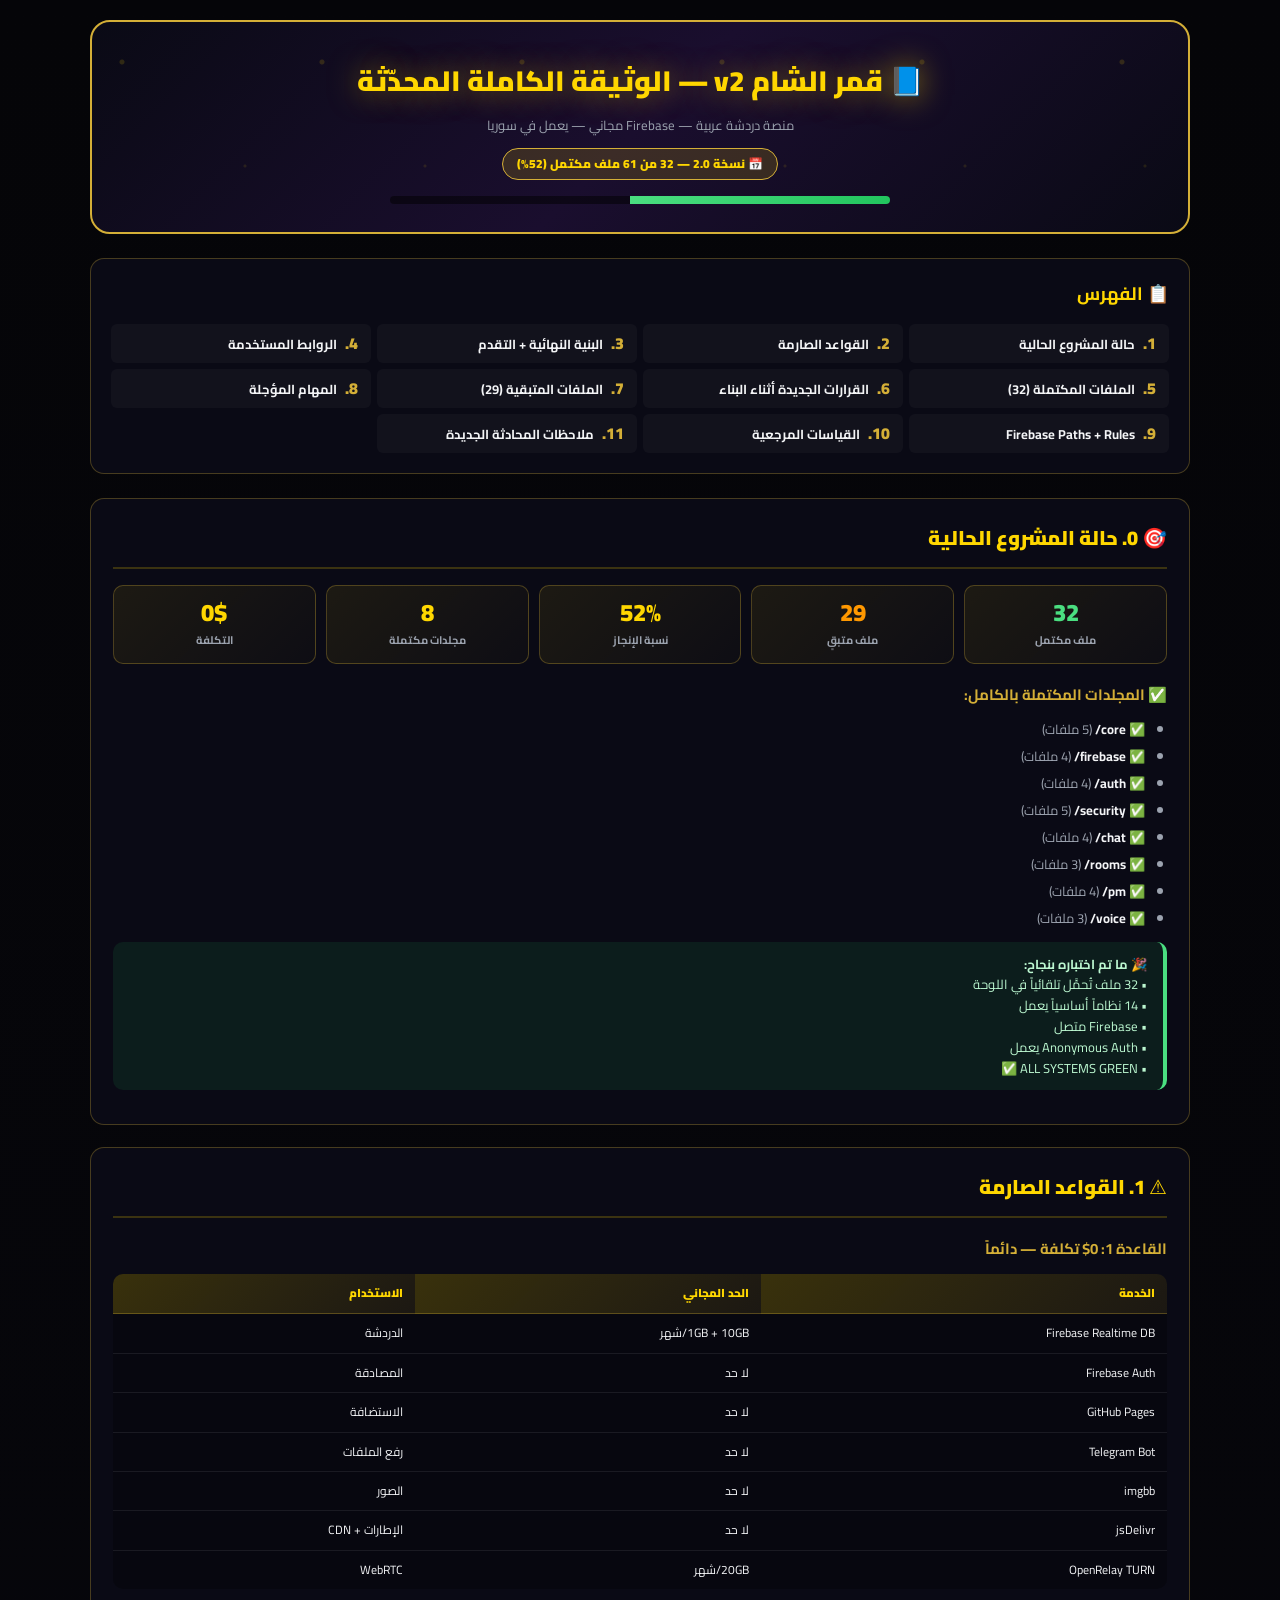
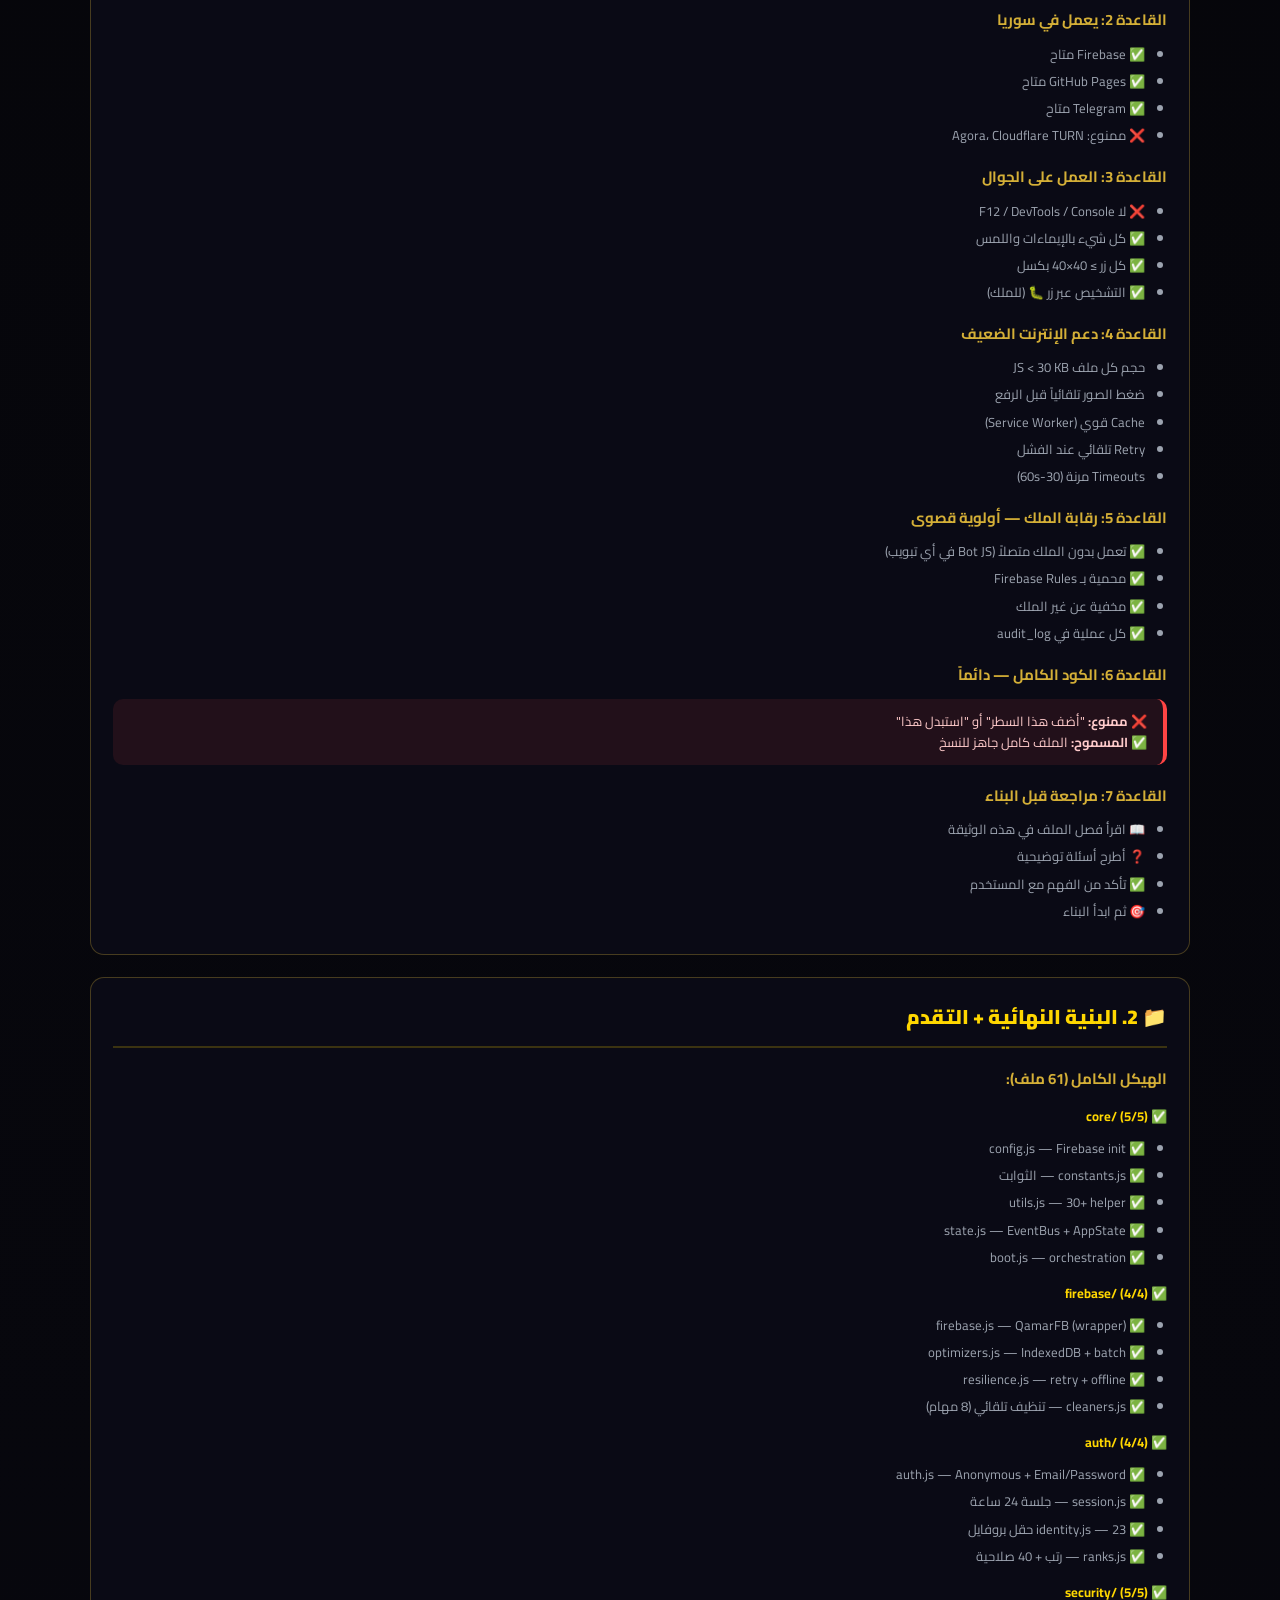
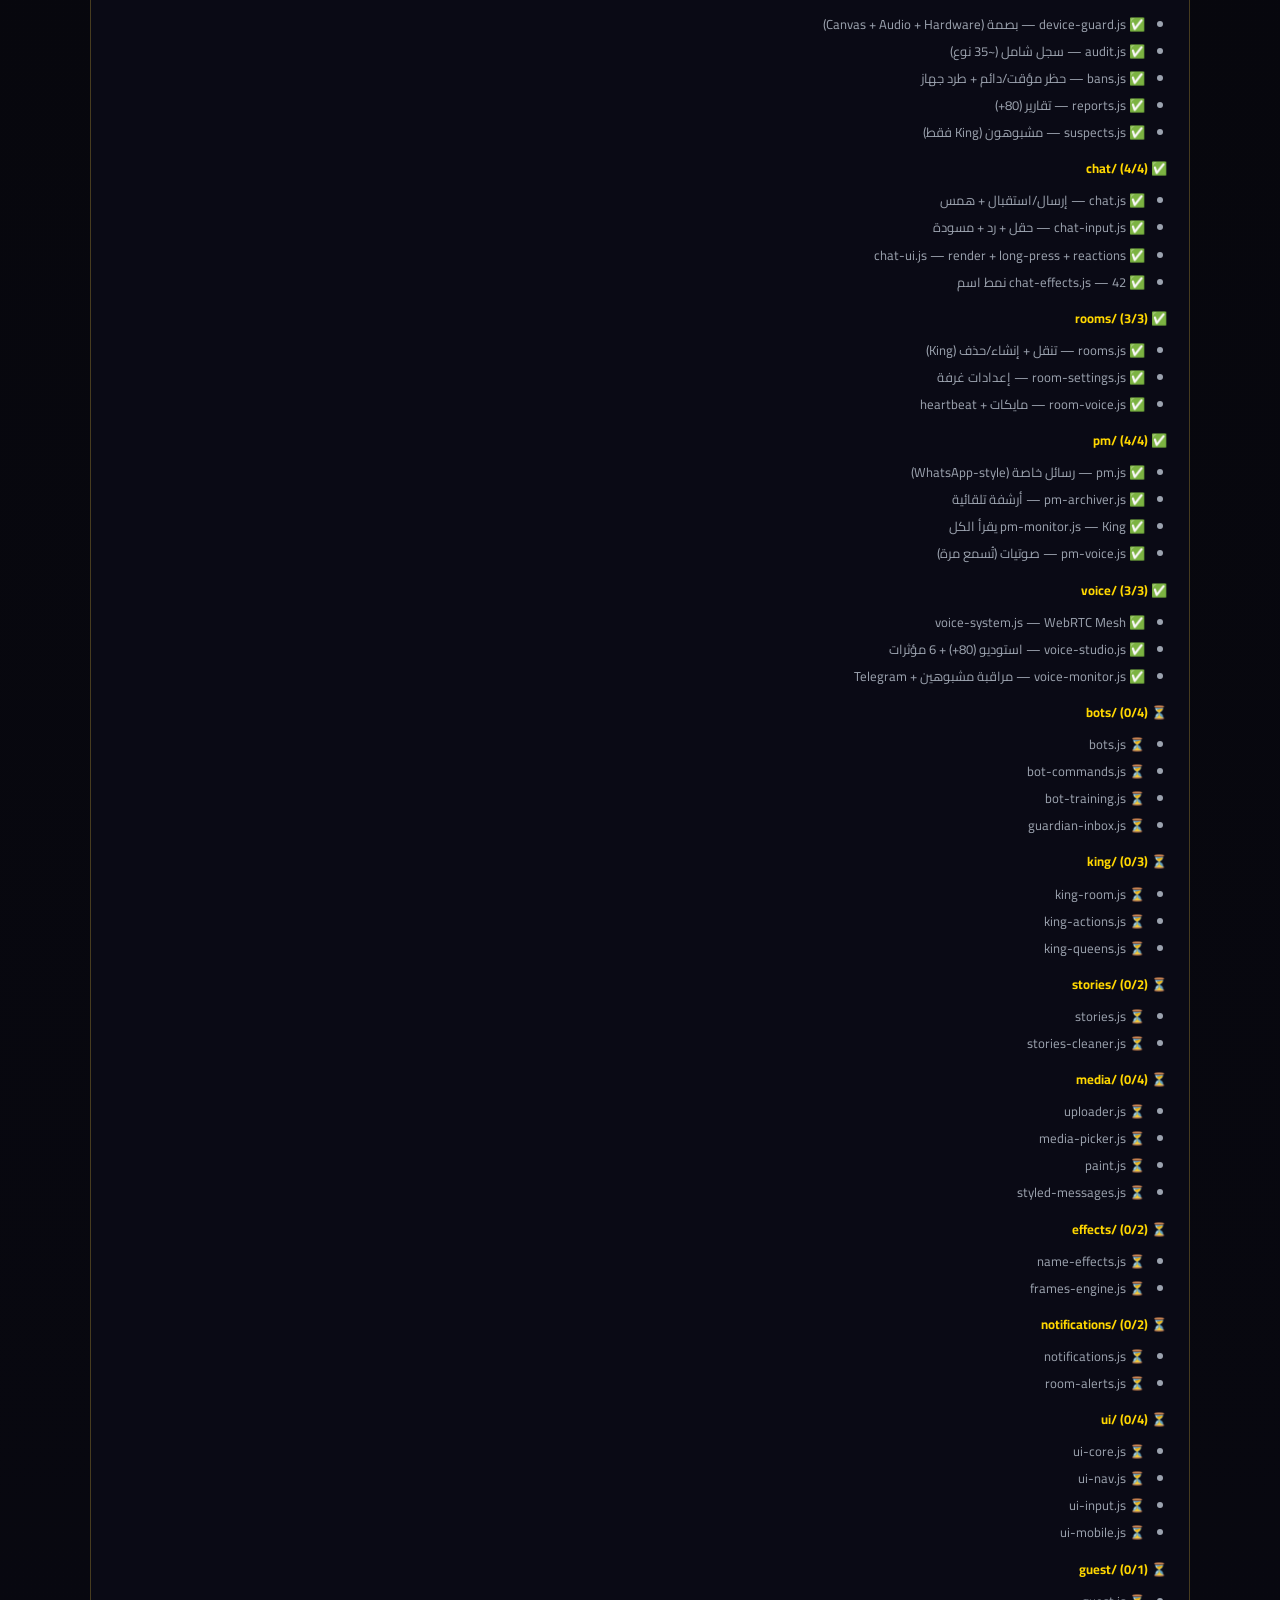
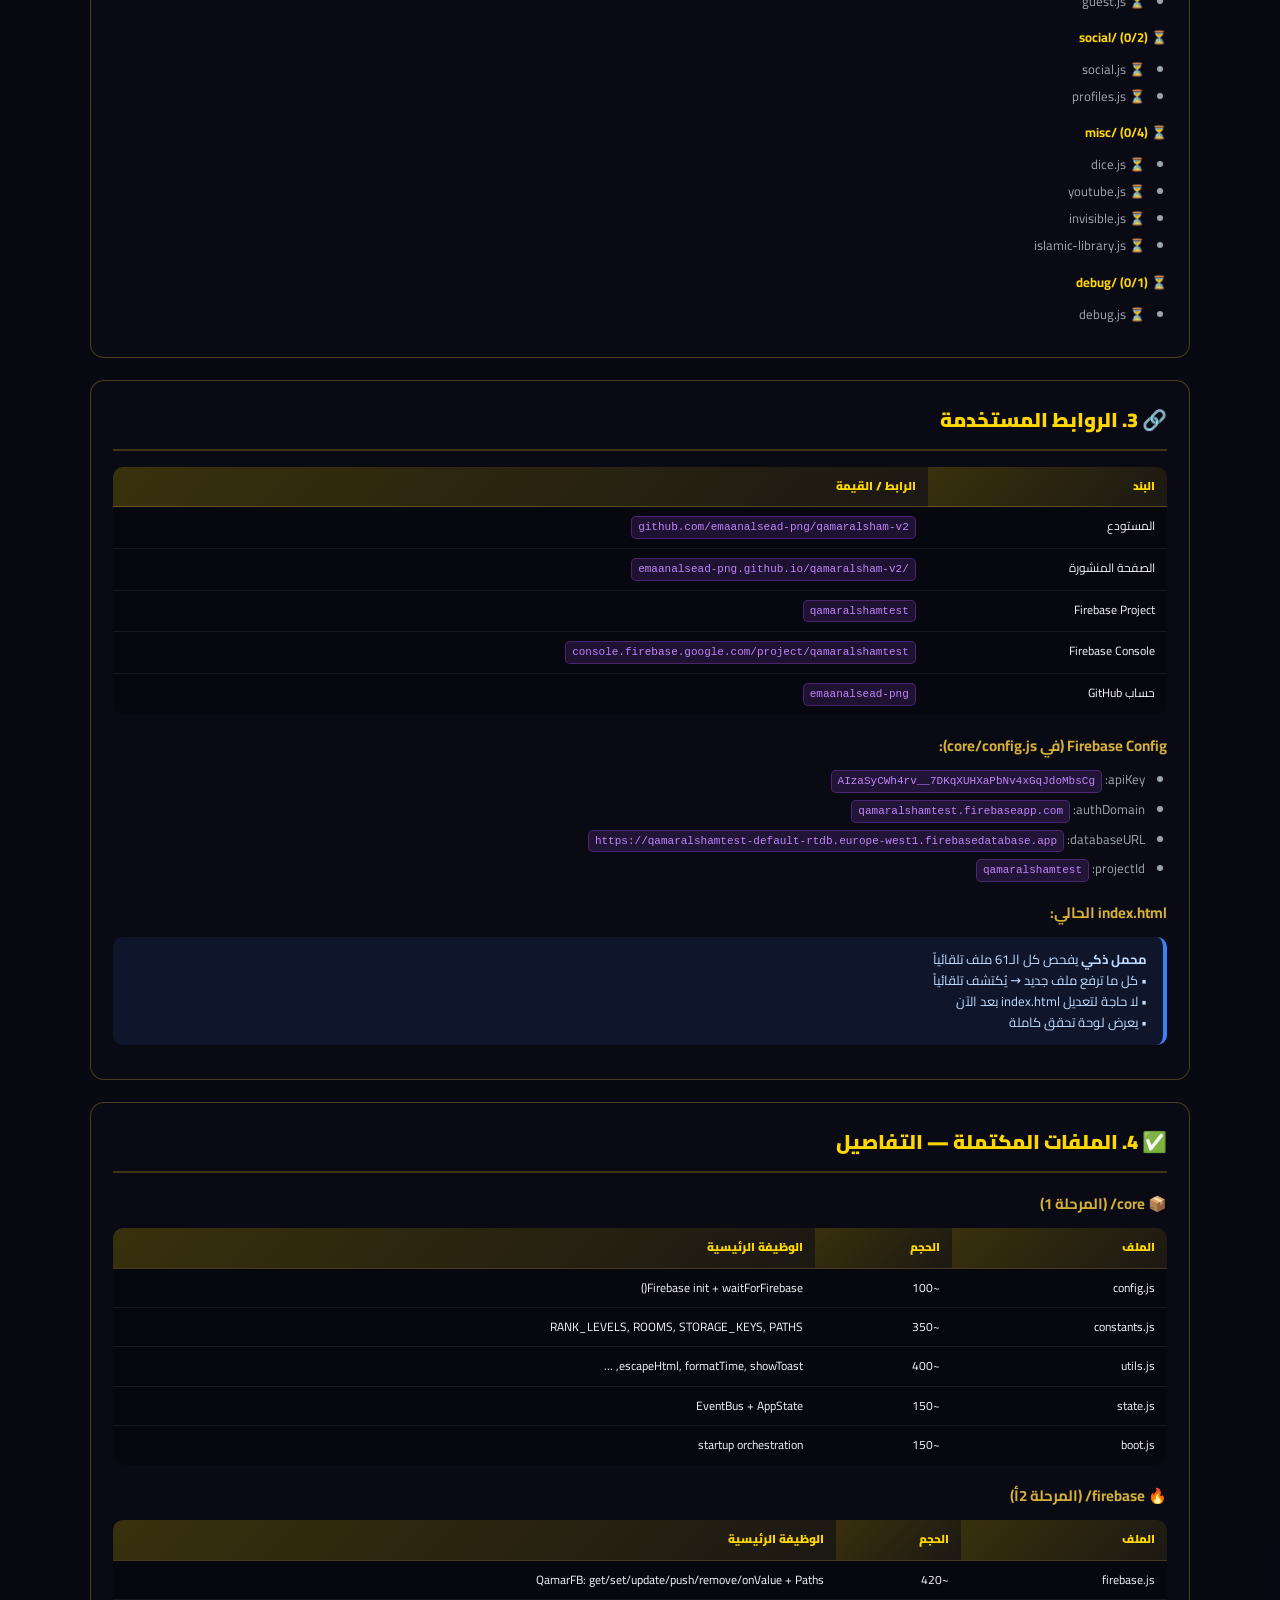
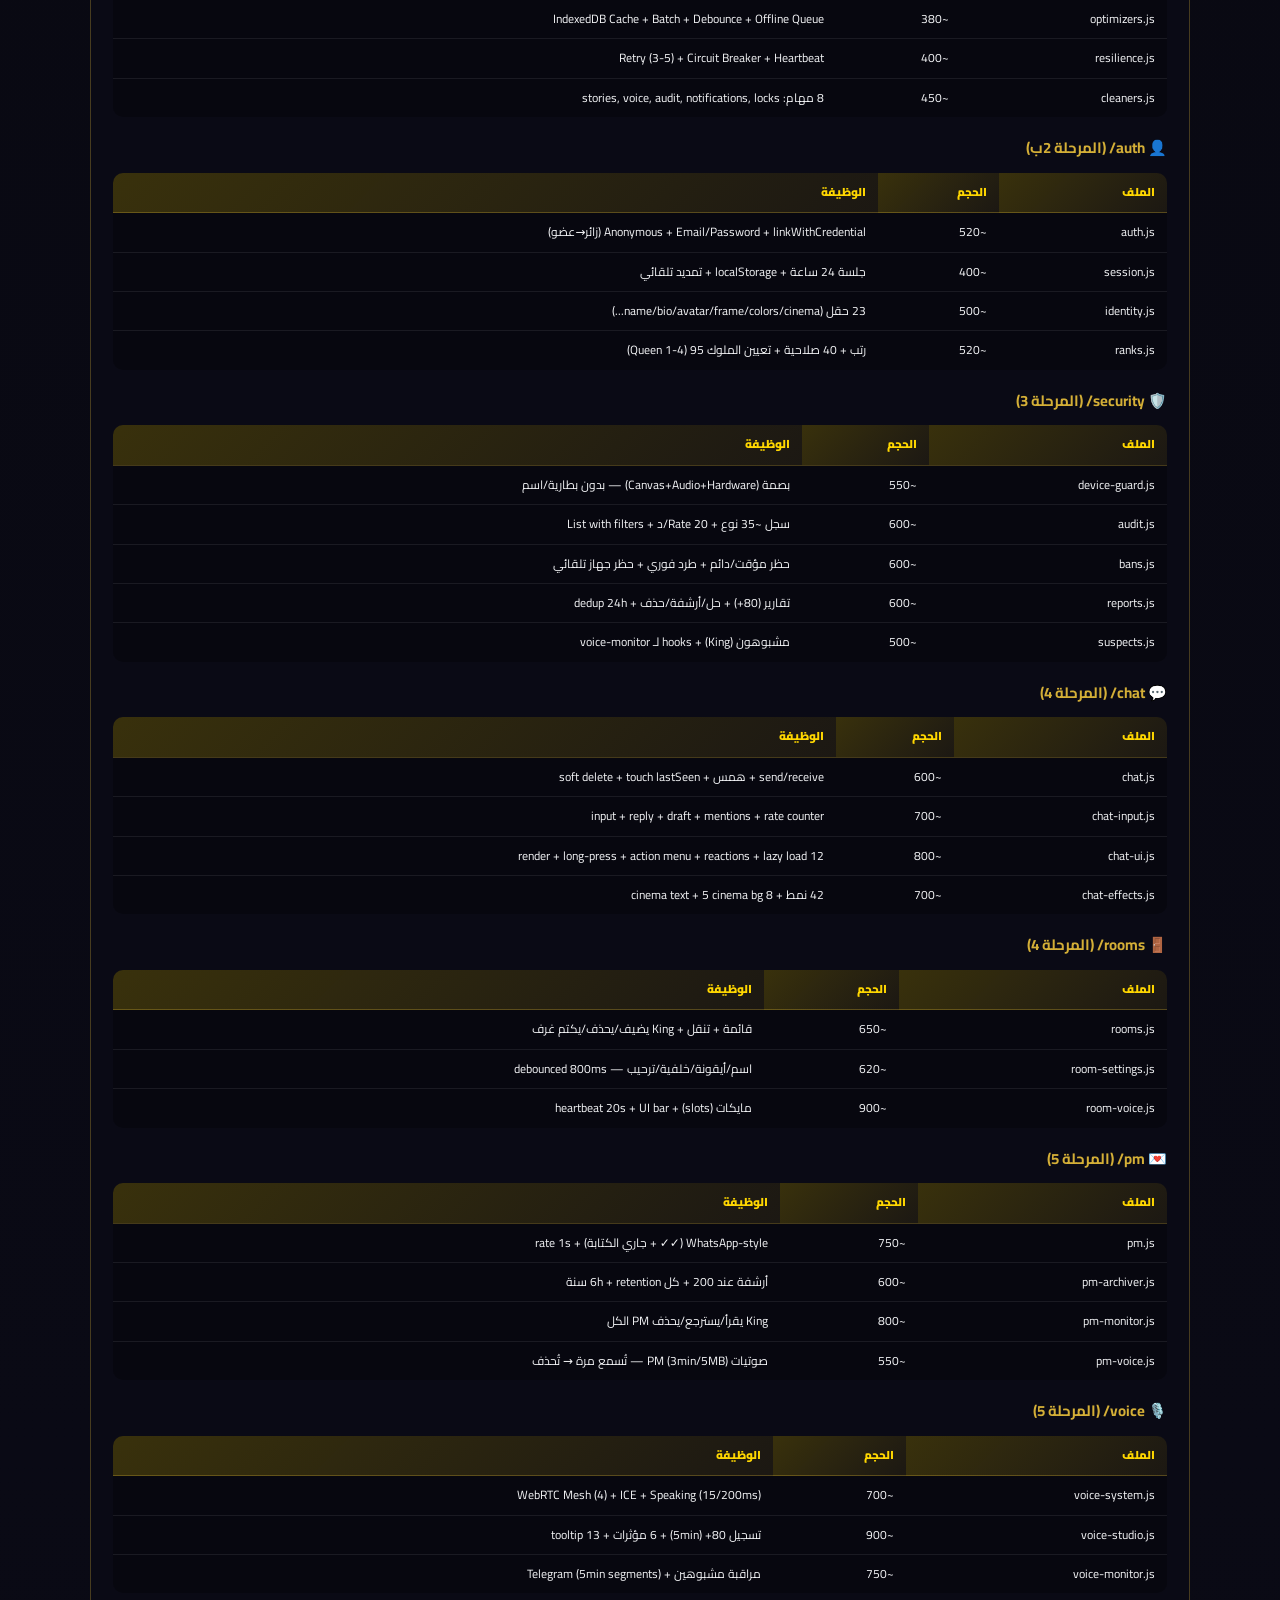
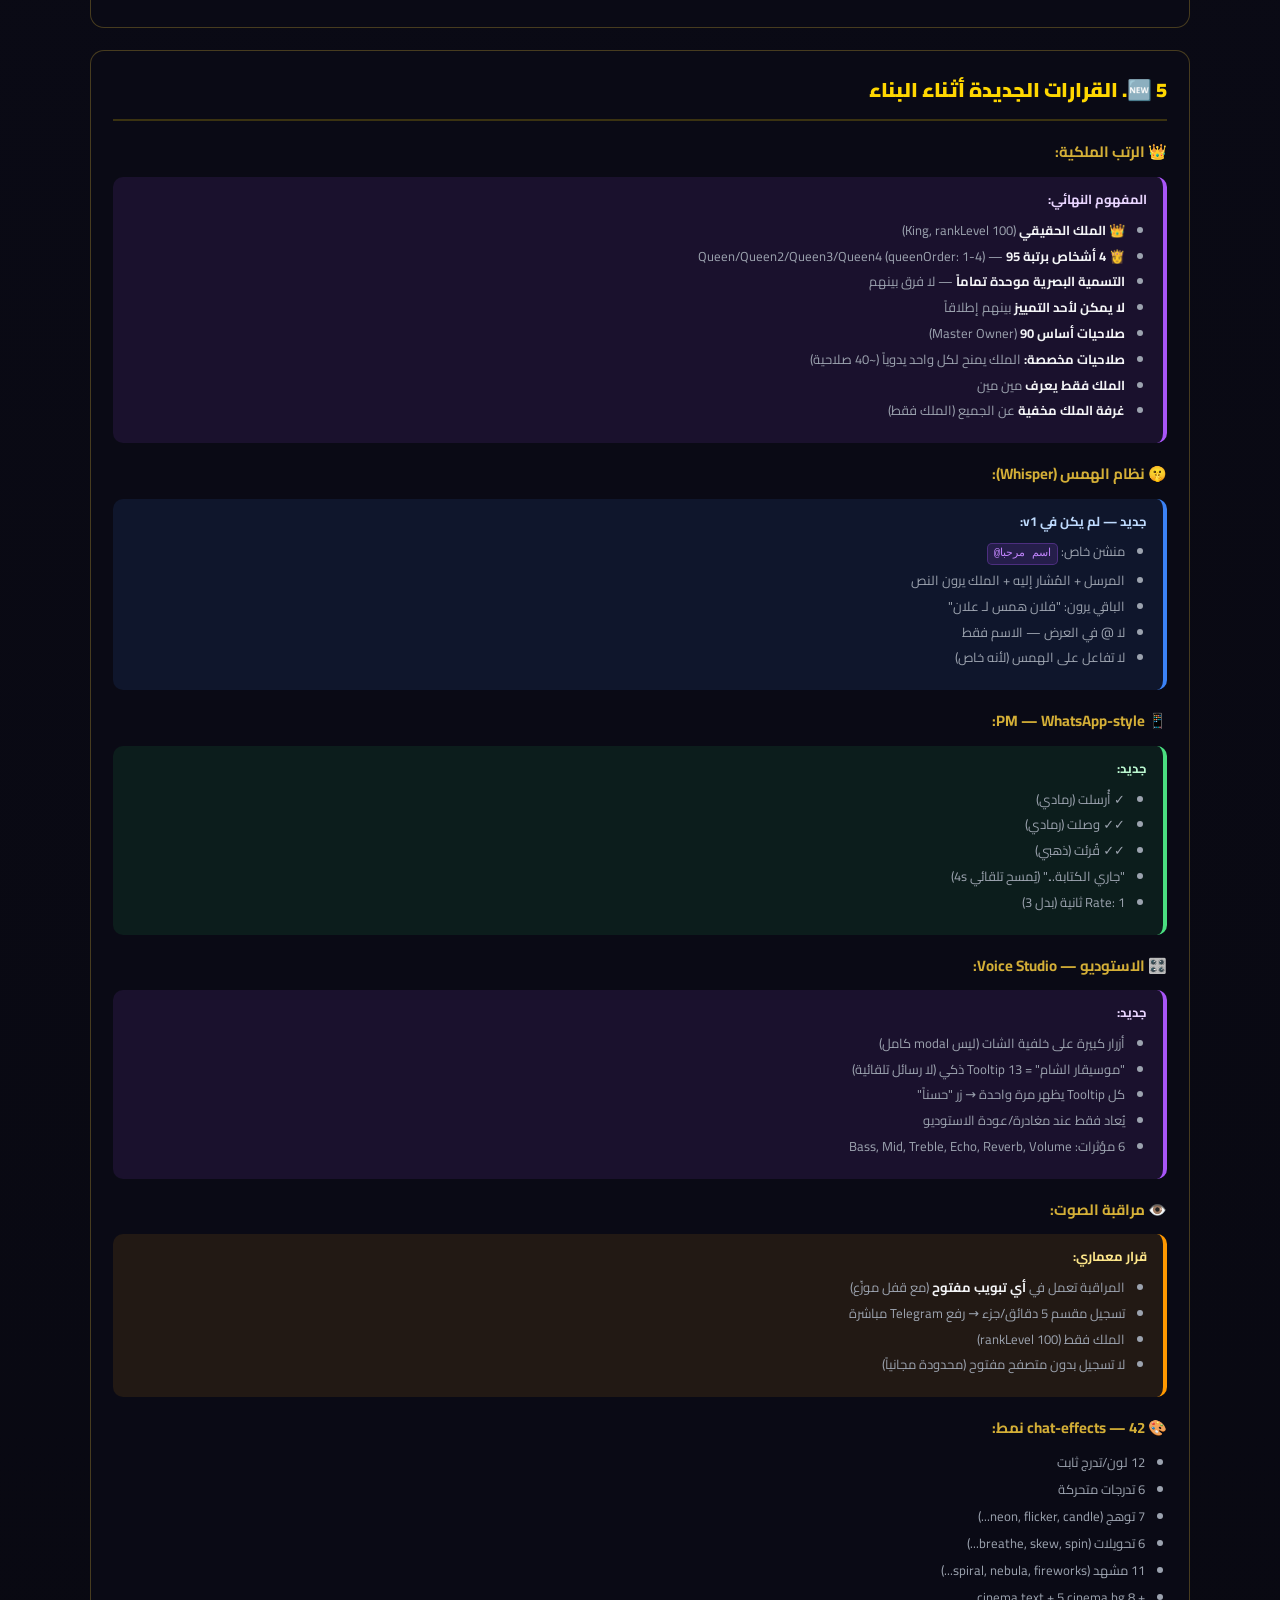
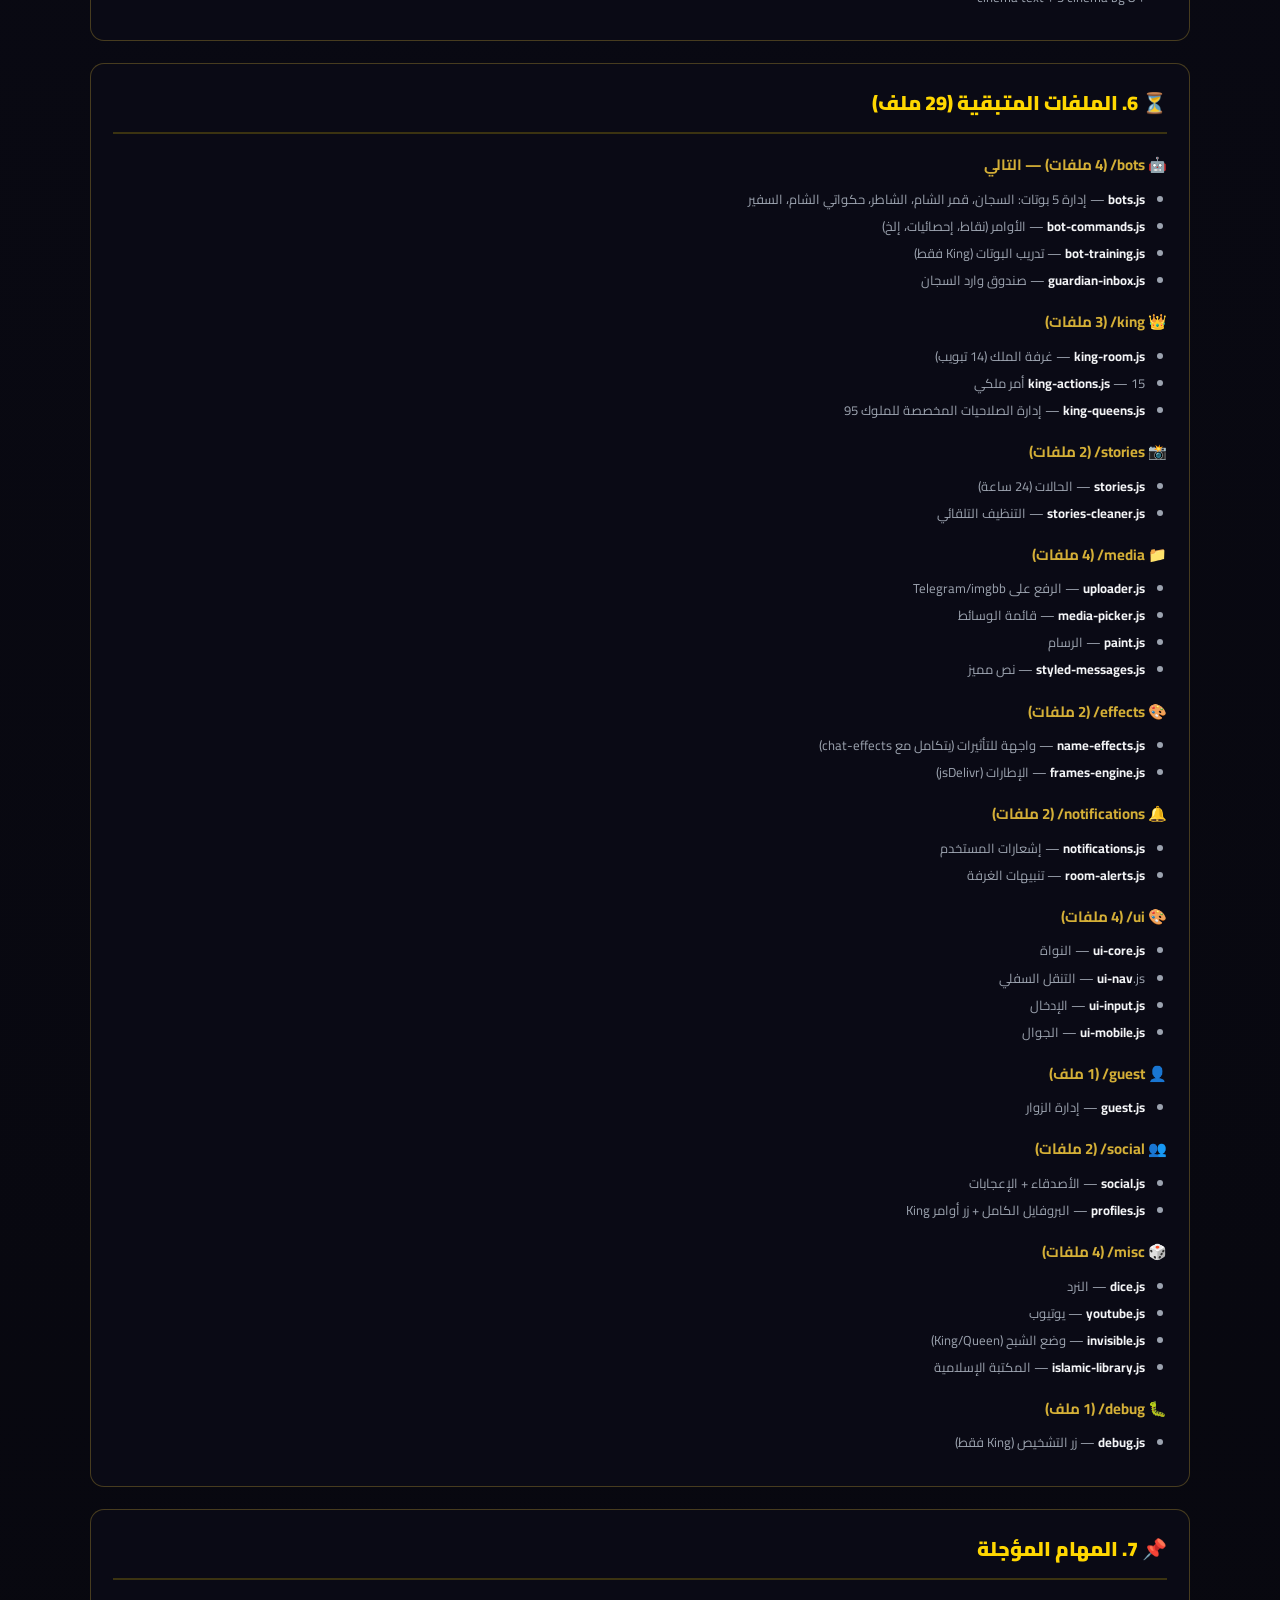
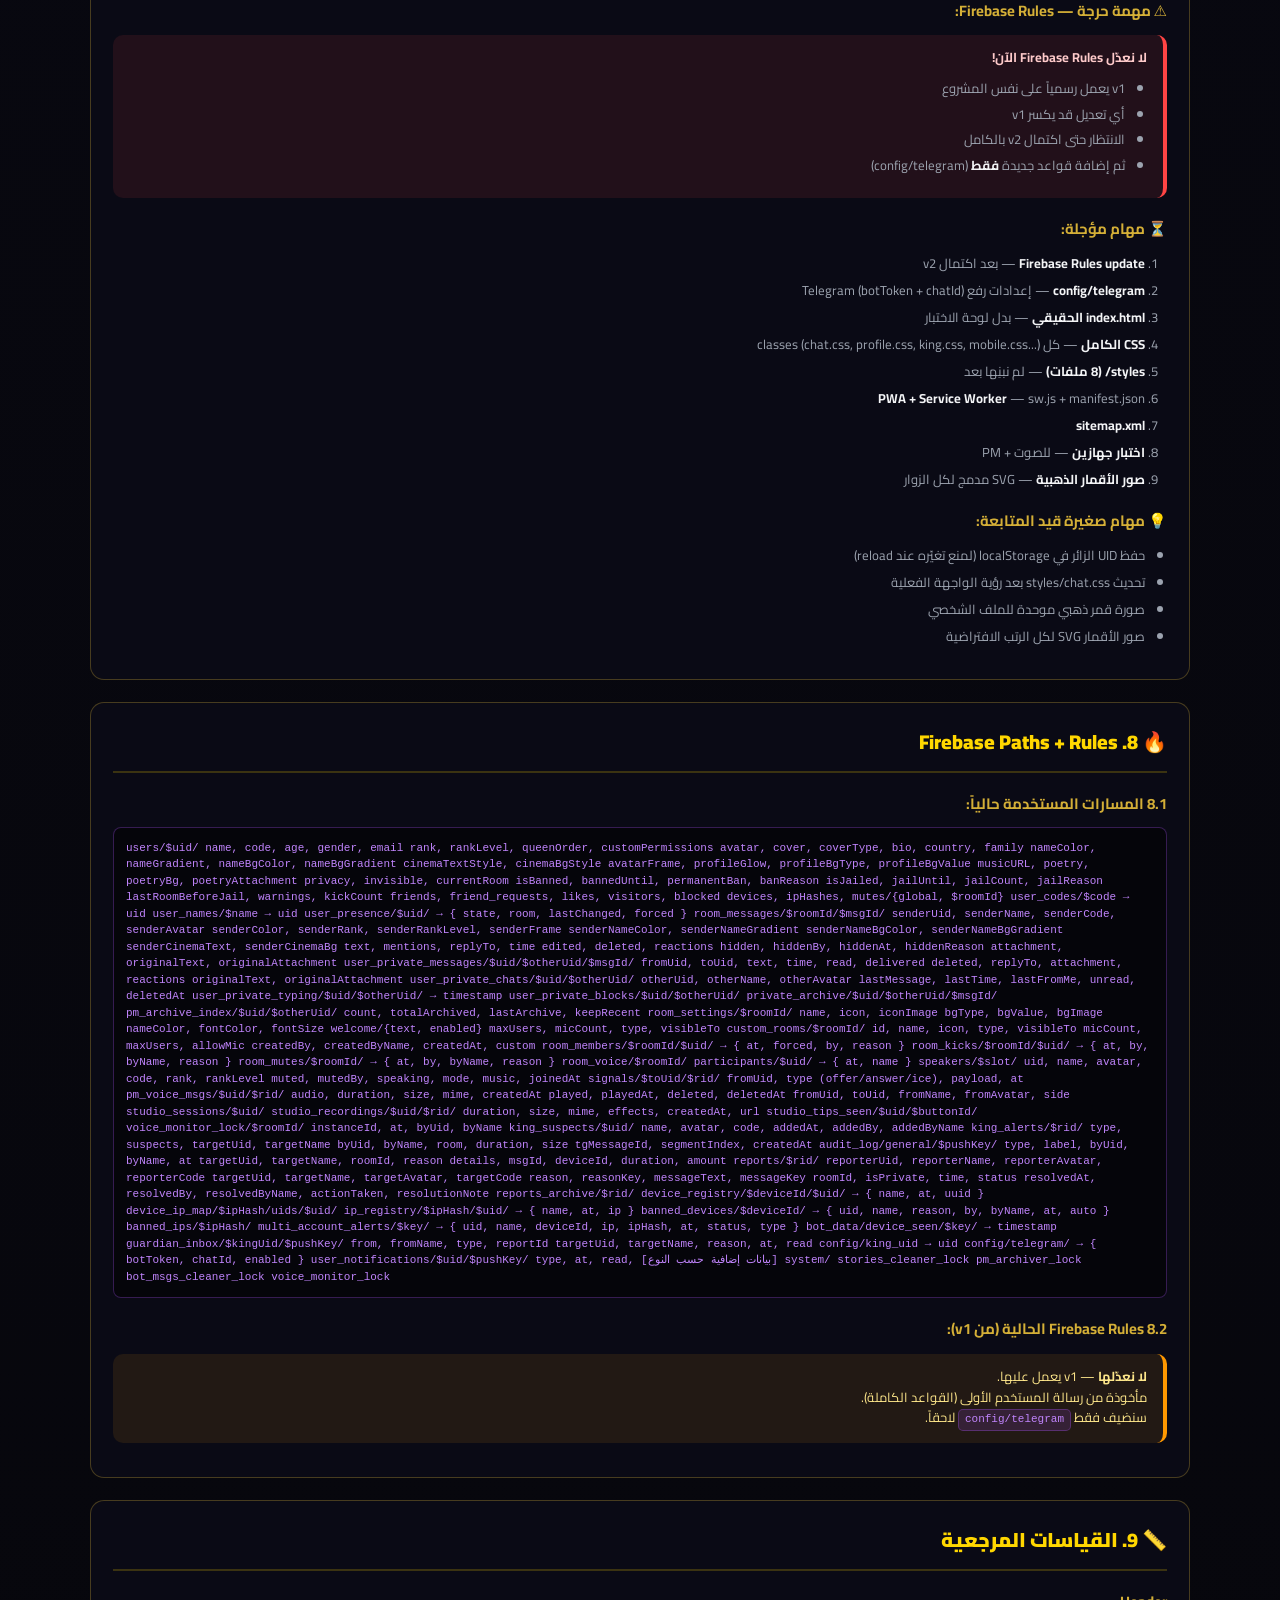
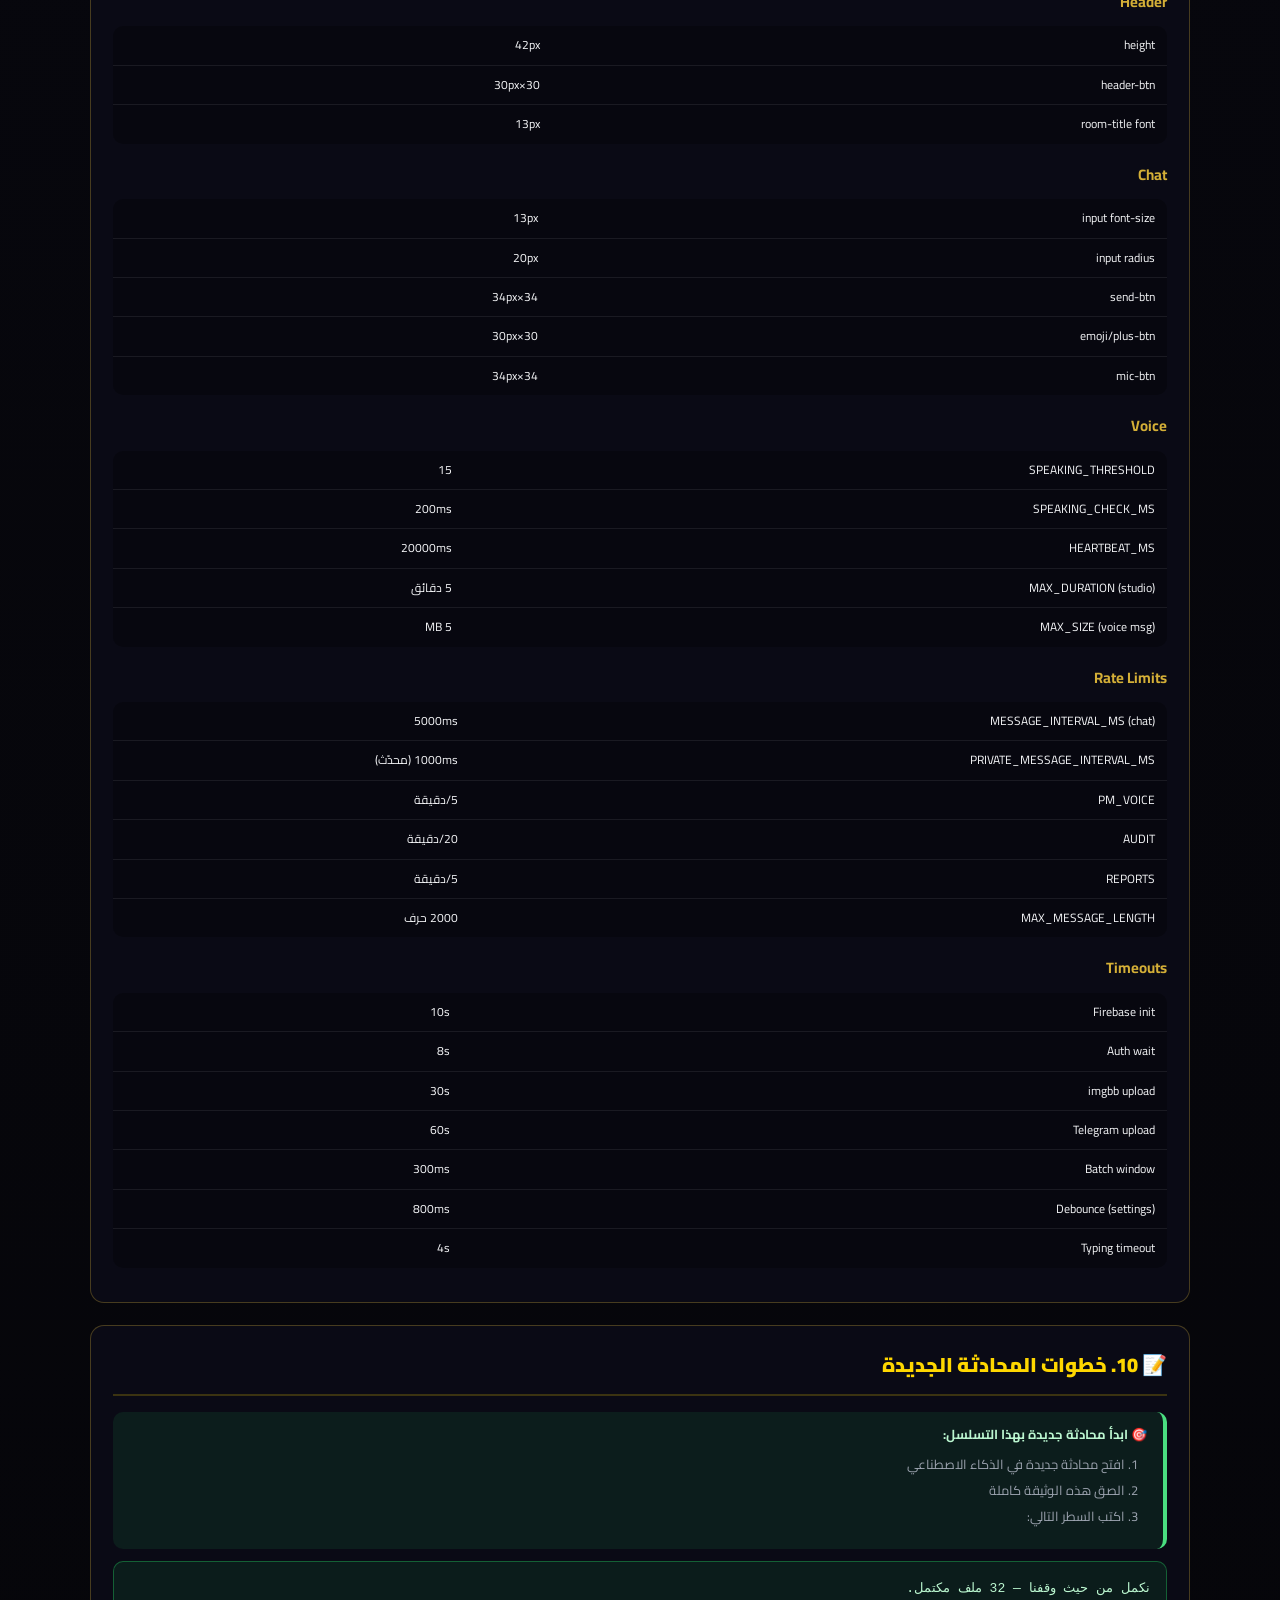
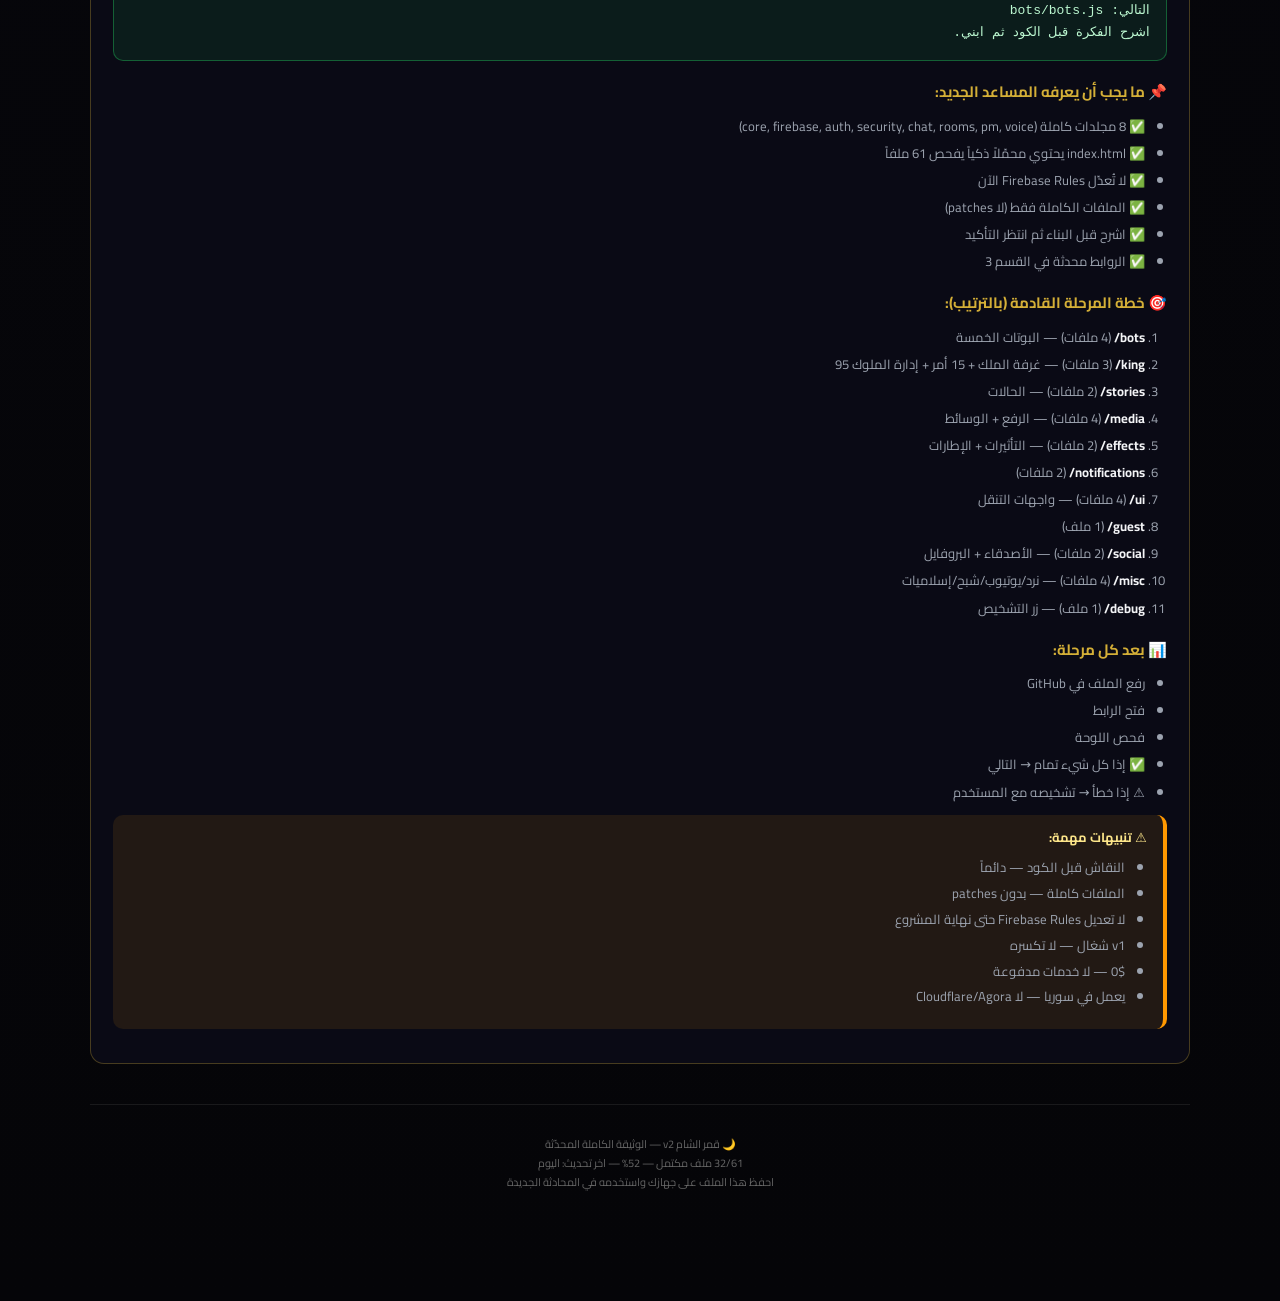
<file: qamar-doc-v2.html>
<!DOCTYPE html>
<html lang="ar" dir="rtl">
<head>
<meta charset="UTF-8">
<meta name="viewport" content="width=device-width, initial-scale=1.0">
<title>📘 قمر الشام v2 — الوثيقة الكاملة المحدّثة</title>
<link href="https://fonts.googleapis.com/css2?family=Cairo:wght@400;600;700;900&display=swap" rel="stylesheet">
<style>
:root{
  --gold:#d4af37;--gold-light:#ffd700;--gold-dark:#b8860b;
  --bg:#050508;--bg-card:#0a0a15;--bg-deep:#110724;
  --text:#f3f4f6;--text-dim:#9ca3af;--text-muted:#6b7280;
  --border:rgba(212,175,55,0.3);--border-light:rgba(255,255,255,0.08);
  --success:#4ade80;--danger:#ff4444;--warning:#ff9800;
  --info:#3b82f6;--purple:#a855f7;
  --radius:12px;--radius-lg:20px;
}
*{margin:0;padding:0;box-sizing:border-box}
html{scroll-behavior:smooth}
body{
  font-family:'Cairo',system-ui,sans-serif;
  background:linear-gradient(180deg,#050508 0%,#0a0a15 50%,#050508 100%);
  color:var(--text);line-height:1.7;direction:rtl;
  padding:20px 12px 80px;min-height:100vh;
}
.container{max-width:1100px;margin:0 auto}

/* Header */
.header{
  background:linear-gradient(135deg,#0a0a15 0%,#1a0e2e 50%,#0a0a15 100%);
  border:2px solid var(--gold);border-radius:var(--radius-lg);
  padding:36px 24px 28px;text-align:center;margin-bottom:24px;
  position:relative;overflow:hidden;
}
.header::before{
  content:'';position:absolute;inset:0;
  background-image:
    radial-gradient(circle at 15% 20%,rgba(255,215,0,.15) 2px,transparent 3px),
    radial-gradient(circle at 85% 80%,rgba(255,215,0,.1) 1px,transparent 2px);
  background-size:200px 200px,180px 180px;pointer-events:none;
}
.header h1{
  font-size:28px;color:var(--gold-light);font-weight:900;
  margin-bottom:8px;text-shadow:0 0 30px rgba(255,215,0,.5);
  position:relative;
}
.header .subtitle{color:var(--text-dim);font-size:13px;position:relative}
.header .badge{
  display:inline-block;padding:5px 14px;background:rgba(255,215,0,.15);
  border:1px solid var(--gold);border-radius:20px;color:var(--gold-light);
  font-size:12px;font-weight:900;margin-top:12px;position:relative;
}
.header .progress-bar{
  margin-top:16px;height:8px;background:rgba(0,0,0,.5);
  border-radius:4px;overflow:hidden;position:relative;max-width:500px;
  margin-left:auto;margin-right:auto;
}
.header .progress-fill{
  height:100%;background:linear-gradient(90deg,#4ade80,#22c55e);
  width:52%;transition:width 0.5s;
}

/* TOC */
.toc{
  background:var(--bg-card);border:1px solid var(--border);
  border-radius:14px;padding:20px;margin-bottom:24px;
}
.toc h2{
  color:var(--gold-light);font-size:18px;margin-bottom:14px;
  display:flex;align-items:center;gap:8px;
}
.toc ol{
  list-style:none;counter-reset:toc;
  display:grid;grid-template-columns:repeat(auto-fit,minmax(240px,1fr));
  gap:6px;
}
.toc ol li{
  counter-increment:toc;padding:6px 10px;
  background:rgba(255,255,255,.03);border-radius:6px;
  border-right:3px solid transparent;transition:all .2s;
}
.toc ol li::before{
  content:counter(toc) ". ";color:var(--gold);font-weight:900;margin-left:5px;
}
.toc ol li:hover{background:rgba(255,215,0,.08);border-right-color:var(--gold)}
.toc ol li a{
  color:var(--text);text-decoration:none;font-weight:700;font-size:13px;
}

/* Section */
.section{
  background:var(--bg-card);border:1px solid var(--border);
  border-radius:14px;padding:22px;margin-bottom:22px;
}
.section h2{
  color:var(--gold-light);font-size:20px;font-weight:900;
  margin-bottom:16px;padding-bottom:12px;
  border-bottom:2px solid rgba(255,215,0,.2);
  display:flex;align-items:center;gap:10px;
}
.section h3{
  color:var(--gold);font-size:15px;margin:18px 0 10px;
  display:flex;align-items:center;gap:6px;
}
.section h4{
  color:var(--gold-light);font-size:13px;margin:14px 0 8px;
}
.section p{color:var(--text-dim);font-size:13px;margin-bottom:10px}
.section ul,.section ol{padding-right:22px;margin:10px 0}
.section li{color:var(--text-dim);margin-bottom:5px;font-size:13px}
.section li strong{color:var(--text)}

/* Tables */
table{
  width:100%;border-collapse:collapse;margin:12px 0;font-size:12.5px;
  background:rgba(0,0,0,.3);border-radius:10px;overflow:hidden;
}
th{
  background:linear-gradient(135deg,rgba(255,215,0,.2),rgba(212,175,55,.1));
  color:var(--gold-light);padding:10px 12px;text-align:right;
  font-weight:900;font-size:11.5px;border-bottom:1px solid var(--border);
}
td{
  padding:9px 12px;border-bottom:1px solid var(--border-light);
  vertical-align:top;font-size:12px;
}
tr:last-child td{border-bottom:none}
tr:hover td{background:rgba(255,215,0,.03)}

/* Alerts */
.alert{
  padding:12px 16px;border-radius:10px;margin:12px 0;
  border-right:4px solid;font-size:13px;line-height:1.6;
}
.alert-info{background:rgba(59,130,246,.1);border-color:var(--info);color:#bfdbfe}
.alert-warning{background:rgba(245,158,11,.1);border-color:var(--warning);color:#fde68a}
.alert-danger{background:rgba(239,68,68,.1);border-color:var(--danger);color:#fecaca}
.alert-success{background:rgba(34,197,94,.1);border-color:var(--success);color:#bbf7d0}
.alert-purple{background:rgba(168,85,247,.1);border-color:var(--purple);color:#e9d5ff}

/* Stats Grid */
.stats-grid{
  display:grid;grid-template-columns:repeat(auto-fit,minmax(130px,1fr));
  gap:10px;margin:14px 0;
}
.stat-box{
  background:linear-gradient(135deg,rgba(255,215,0,.08),rgba(255,215,0,.02));
  border:1px solid var(--border);border-radius:10px;
  padding:14px;text-align:center;
}
.stat-box .val{
  font-size:24px;font-weight:900;color:var(--gold-light);line-height:1.1;
}
.stat-box .lbl{
  font-size:11px;color:var(--text-dim);margin-top:4px;font-weight:700;
}
.stat-box.done .val{color:var(--success)}
.stat-box.pending .val{color:var(--warning)}

/* Badges */
.badge-status{
  display:inline-block;padding:2px 9px;border-radius:12px;
  font-size:10px;font-weight:900;white-space:nowrap;
}
.badge-done{background:rgba(34,197,94,.2);color:#4ade80;border:1px solid rgba(34,197,94,.5)}
.badge-pending{background:rgba(245,158,11,.2);color:#fbbf24;border:1px solid rgba(245,158,11,.5)}
.badge-bug{background:rgba(239,68,68,.2);color:#ff8888;border:1px solid rgba(239,68,68,.5)}
.badge-new{background:rgba(168,85,247,.2);color:#c084fc;border:1px solid rgba(168,85,247,.5)}
.badge-info{background:rgba(59,130,246,.2);color:#60a5fa;border:1px solid rgba(59,130,246,.5)}

.footer{
  text-align:center;padding:30px 20px;color:#666;font-size:11px;
  border-top:1px solid var(--border-light);margin-top:40px;
}

/* Code */
.inline-code{
  background:rgba(168,85,247,.15);border:1px solid rgba(168,85,247,.3);
  padding:1px 6px;border-radius:5px;color:#c084fc;
  font-family:'Courier New',monospace;font-size:11px;
  direction:ltr;display:inline-block;
}

/* Timeline */
.timeline{
  position:relative;padding-right:30px;margin:16px 0;
}
.timeline::before{
  content:'';position:absolute;right:10px;top:0;bottom:0;
  width:2px;background:linear-gradient(180deg,var(--gold),transparent);
}
.timeline-item{
  position:relative;padding:10px 0 10px 0;padding-right:24px;
}
.timeline-item::before{
  content:'';position:absolute;right:2px;top:16px;
  width:16px;height:16px;border-radius:50%;
  background:var(--gold);border:3px solid var(--bg-card);
  box-shadow:0 0 0 2px var(--gold);
}
.timeline-item.done::before{background:var(--success);box-shadow:0 0 0 2px var(--success)}
.timeline-item .time{color:var(--gold);font-size:11px;font-weight:900;margin-bottom:4px}
.timeline-item .title{color:var(--text);font-weight:700;font-size:13px;margin-bottom:4px}
.timeline-item .desc{color:var(--text-dim);font-size:12px}
</style>
</head>
<body>

<div class="container">

<!-- ═══ Header ═══ -->
<div class="header">
  <h1>📘 قمر الشام v2 — الوثيقة الكاملة المحدّثة</h1>
  <p class="subtitle">منصة دردشة عربية — Firebase مجاني — يعمل في سوريا</p>
  <div class="badge">📅 نسخة 2.0 — 32 من 61 ملف مكتمل (52%)</div>
  <div class="progress-bar"><div class="progress-fill"></div></div>
</div>

<!-- ═══ TOC ═══ -->
<div class="toc">
  <h2>📋 الفهرس</h2>
  <ol>
    <li><a href="#s0">حالة المشروع الحالية</a></li>
    <li><a href="#s1">القواعد الصارمة</a></li>
    <li><a href="#s2">البنية النهائية + التقدم</a></li>
    <li><a href="#s3">الروابط المستخدمة</a></li>
    <li><a href="#s4">الملفات المكتملة (32)</a></li>
    <li><a href="#s5">القرارات الجديدة أثناء البناء</a></li>
    <li><a href="#s6">الملفات المتبقية (29)</a></li>
    <li><a href="#s7">المهام المؤجلة</a></li>
    <li><a href="#s8">Firebase Paths + Rules</a></li>
    <li><a href="#s9">القياسات المرجعية</a></li>
    <li><a href="#s10">ملاحظات المحادثة الجديدة</a></li>
  </ol>
</div>

<!-- ═══ 0. حالة المشروع ═══ -->
<div class="section" id="s0">
  <h2>🎯 0. حالة المشروع الحالية</h2>

  <div class="stats-grid">
    <div class="stat-box done"><div class="val">32</div><div class="lbl">ملف مكتمل</div></div>
    <div class="stat-box pending"><div class="val">29</div><div class="lbl">ملف متبقٍ</div></div>
    <div class="stat-box"><div class="val">52%</div><div class="lbl">نسبة الإنجاز</div></div>
    <div class="stat-box"><div class="val">8</div><div class="lbl">مجلدات مكتملة</div></div>
    <div class="stat-box"><div class="val">0$</div><div class="lbl">التكلفة</div></div>
  </div>

  <h3>✅ المجلدات المكتملة بالكامل:</h3>
  <ul>
    <li>✅ <strong>core/</strong> (5 ملفات)</li>
    <li>✅ <strong>firebase/</strong> (4 ملفات)</li>
    <li>✅ <strong>auth/</strong> (4 ملفات)</li>
    <li>✅ <strong>security/</strong> (5 ملفات)</li>
    <li>✅ <strong>chat/</strong> (4 ملفات)</li>
    <li>✅ <strong>rooms/</strong> (3 ملفات)</li>
    <li>✅ <strong>pm/</strong> (4 ملفات)</li>
    <li>✅ <strong>voice/</strong> (3 ملفات)</li>
  </ul>

  <div class="alert alert-success">
    <strong>🎉 ما تم اختباره بنجاح:</strong><br>
    • 32 ملف تُحمَّل تلقائياً في اللوحة<br>
    • 14 نظاماً أساسياً يعمل<br>
    • Firebase متصل<br>
    • Anonymous Auth يعمل<br>
    • ALL SYSTEMS GREEN ✅
  </div>
</div>

<!-- ═══ 1. القواعد ═══ -->
<div class="section" id="s1">
  <h2>⚠️ 1. القواعد الصارمة</h2>

  <h3>القاعدة 1: 0$ تكلفة — دائماً</h3>
  <table>
    <thead><tr><th>الخدمة</th><th>الحد المجاني</th><th>الاستخدام</th></tr></thead>
    <tbody>
      <tr><td>Firebase Realtime DB</td><td>1GB + 10GB/شهر</td><td>الدردشة</td></tr>
      <tr><td>Firebase Auth</td><td>لا حد</td><td>المصادقة</td></tr>
      <tr><td>GitHub Pages</td><td>لا حد</td><td>الاستضافة</td></tr>
      <tr><td>Telegram Bot</td><td>لا حد</td><td>رفع الملفات</td></tr>
      <tr><td>imgbb</td><td>لا حد</td><td>الصور</td></tr>
      <tr><td>jsDelivr</td><td>لا حد</td><td>الإطارات + CDN</td></tr>
      <tr><td>OpenRelay TURN</td><td>20GB/شهر</td><td>WebRTC</td></tr>
    </tbody>
  </table>

  <h3>القاعدة 2: يعمل في سوريا</h3>
  <ul>
    <li>✅ Firebase متاح</li>
    <li>✅ GitHub Pages متاح</li>
    <li>✅ Telegram متاح</li>
    <li>❌ ممنوع: Agora، Cloudflare TURN</li>
  </ul>

  <h3>القاعدة 3: العمل على الجوال</h3>
  <ul>
    <li>❌ لا F12 / DevTools / Console</li>
    <li>✅ كل شيء بالإيماءات واللمس</li>
    <li>✅ كل زر ≥ 40×40 بكسل</li>
    <li>✅ التشخيص عبر زر 🐛 (للملك)</li>
  </ul>

  <h3>القاعدة 4: دعم الإنترنت الضعيف</h3>
  <ul>
    <li>حجم كل ملف JS &lt; 30 KB</li>
    <li>ضغط الصور تلقائياً قبل الرفع</li>
    <li>Cache قوي (Service Worker)</li>
    <li>Retry تلقائي عند الفشل</li>
    <li>Timeouts مرنة (30-60s)</li>
  </ul>

  <h3>القاعدة 5: رقابة الملك — أولوية قصوى</h3>
  <ul>
    <li>✅ تعمل بدون الملك متصلاً (Bot JS في أي تبويب)</li>
    <li>✅ محمية بـ Firebase Rules</li>
    <li>✅ مخفية عن غير الملك</li>
    <li>✅ كل عملية في audit_log</li>
  </ul>

  <h3>القاعدة 6: الكود الكامل — دائماً</h3>
  <div class="alert alert-danger">
    <strong>❌ ممنوع:</strong> "أضف هذا السطر" أو "استبدل هذا"<br>
    <strong>✅ المسموح:</strong> الملف كامل جاهز للنسخ
  </div>

  <h3>القاعدة 7: مراجعة قبل البناء</h3>
  <ul>
    <li>📖 اقرأ فصل الملف في هذه الوثيقة</li>
    <li>❓ أطرح أسئلة توضيحية</li>
    <li>✅ تأكد من الفهم مع المستخدم</li>
    <li>🎯 ثم ابدأ البناء</li>
  </ul>
</div>

<!-- ═══ 2. البنية ═══ -->
<div class="section" id="s2">
  <h2>📁 2. البنية النهائية + التقدم</h2>

  <h3>الهيكل الكامل (61 ملف):</h3>

  <h4>✅ core/ (5/5)</h4>
  <ul>
    <li>✅ config.js — Firebase init</li>
    <li>✅ constants.js — الثوابت</li>
    <li>✅ utils.js — 30+ helper</li>
    <li>✅ state.js — EventBus + AppState</li>
    <li>✅ boot.js — orchestration</li>
  </ul>

  <h4>✅ firebase/ (4/4)</h4>
  <ul>
    <li>✅ firebase.js — QamarFB (wrapper)</li>
    <li>✅ optimizers.js — IndexedDB + batch</li>
    <li>✅ resilience.js — retry + offline</li>
    <li>✅ cleaners.js — تنظيف تلقائي (8 مهام)</li>
  </ul>

  <h4>✅ auth/ (4/4)</h4>
  <ul>
    <li>✅ auth.js — Anonymous + Email/Password</li>
    <li>✅ session.js — جلسة 24 ساعة</li>
    <li>✅ identity.js — 23 حقل بروفايل</li>
    <li>✅ ranks.js — رتب + 40 صلاحية</li>
  </ul>

  <h4>✅ security/ (5/5)</h4>
  <ul>
    <li>✅ device-guard.js — بصمة (Canvas + Audio + Hardware)</li>
    <li>✅ audit.js — سجل شامل (~35 نوع)</li>
    <li>✅ bans.js — حظر مؤقت/دائم + طرد جهاز</li>
    <li>✅ reports.js — تقارير (80+)</li>
    <li>✅ suspects.js — مشبوهون (King فقط)</li>
  </ul>

  <h4>✅ chat/ (4/4)</h4>
  <ul>
    <li>✅ chat.js — إرسال/استقبال + همس</li>
    <li>✅ chat-input.js — حقل + رد + مسودة</li>
    <li>✅ chat-ui.js — render + long-press + reactions</li>
    <li>✅ chat-effects.js — 42 نمط اسم</li>
  </ul>

  <h4>✅ rooms/ (3/3)</h4>
  <ul>
    <li>✅ rooms.js — تنقل + إنشاء/حذف (King)</li>
    <li>✅ room-settings.js — إعدادات غرفة</li>
    <li>✅ room-voice.js — مايكات + heartbeat</li>
  </ul>

  <h4>✅ pm/ (4/4)</h4>
  <ul>
    <li>✅ pm.js — رسائل خاصة (WhatsApp-style)</li>
    <li>✅ pm-archiver.js — أرشفة تلقائية</li>
    <li>✅ pm-monitor.js — King يقرأ الكل</li>
    <li>✅ pm-voice.js — صوتيات (تُسمع مرة)</li>
  </ul>

  <h4>✅ voice/ (3/3)</h4>
  <ul>
    <li>✅ voice-system.js — WebRTC Mesh</li>
    <li>✅ voice-studio.js — استوديو (80+) + 6 مؤثرات</li>
    <li>✅ voice-monitor.js — مراقبة مشبوهين + Telegram</li>
  </ul>

  <h4>⏳ bots/ (0/4)</h4>
  <ul>
    <li>⏳ bots.js</li>
    <li>⏳ bot-commands.js</li>
    <li>⏳ bot-training.js</li>
    <li>⏳ guardian-inbox.js</li>
  </ul>

  <h4>⏳ king/ (0/3)</h4>
  <ul>
    <li>⏳ king-room.js</li>
    <li>⏳ king-actions.js</li>
    <li>⏳ king-queens.js</li>
  </ul>

  <h4>⏳ stories/ (0/2)</h4>
  <ul>
    <li>⏳ stories.js</li>
    <li>⏳ stories-cleaner.js</li>
  </ul>

  <h4>⏳ media/ (0/4)</h4>
  <ul>
    <li>⏳ uploader.js</li>
    <li>⏳ media-picker.js</li>
    <li>⏳ paint.js</li>
    <li>⏳ styled-messages.js</li>
  </ul>

  <h4>⏳ effects/ (0/2)</h4>
  <ul>
    <li>⏳ name-effects.js</li>
    <li>⏳ frames-engine.js</li>
  </ul>

  <h4>⏳ notifications/ (0/2)</h4>
  <ul>
    <li>⏳ notifications.js</li>
    <li>⏳ room-alerts.js</li>
  </ul>

  <h4>⏳ ui/ (0/4)</h4>
  <ul>
    <li>⏳ ui-core.js</li>
    <li>⏳ ui-nav.js</li>
    <li>⏳ ui-input.js</li>
    <li>⏳ ui-mobile.js</li>
  </ul>

  <h4>⏳ guest/ (0/1)</h4>
  <ul><li>⏳ guest.js</li></ul>

  <h4>⏳ social/ (0/2)</h4>
  <ul>
    <li>⏳ social.js</li>
    <li>⏳ profiles.js</li>
  </ul>

  <h4>⏳ misc/ (0/4)</h4>
  <ul>
    <li>⏳ dice.js</li>
    <li>⏳ youtube.js</li>
    <li>⏳ invisible.js</li>
    <li>⏳ islamic-library.js</li>
  </ul>

  <h4>⏳ debug/ (0/1)</h4>
  <ul><li>⏳ debug.js</li></ul>
</div>

<!-- ═══ 3. الروابط ═══ -->
<div class="section" id="s3">
  <h2>🔗 3. الروابط المستخدمة</h2>

  <table>
    <thead><tr><th>البند</th><th>الرابط / القيمة</th></tr></thead>
    <tbody>
      <tr><td>المستودع</td><td><span class="inline-code">github.com/emaanalsead-png/qamaralsham-v2</span></td></tr>
      <tr><td>الصفحة المنشورة</td><td><span class="inline-code">emaanalsead-png.github.io/qamaralsham-v2/</span></td></tr>
      <tr><td>Firebase Project</td><td><span class="inline-code">qamaralshamtest</span></td></tr>
      <tr><td>Firebase Console</td><td><span class="inline-code">console.firebase.google.com/project/qamaralshamtest</span></td></tr>
      <tr><td>حساب GitHub</td><td><span class="inline-code">emaanalsead-png</span></td></tr>
    </tbody>
  </table>

  <h3>Firebase Config (في core/config.js):</h3>
  <ul>
    <li>apiKey: <span class="inline-code">AIzaSyCWh4rv__7DKqXUHXaPbNv4xGqJdoMbsCg</span></li>
    <li>authDomain: <span class="inline-code">qamaralshamtest.firebaseapp.com</span></li>
    <li>databaseURL: <span class="inline-code">https://qamaralshamtest-default-rtdb.europe-west1.firebasedatabase.app</span></li>
    <li>projectId: <span class="inline-code">qamaralshamtest</span></li>
  </ul>

  <h3>index.html الحالي:</h3>
  <div class="alert alert-info">
    <strong>محمل ذكي</strong> يفحص كل الـ61 ملف تلقائياً<br>
    • كل ما ترفع ملف جديد → يُكتشف تلقائياً<br>
    • لا حاجة لتعديل index.html بعد الآن<br>
    • يعرض لوحة تحقق كاملة
  </div>
</div>

<!-- ═══ 4. الملفات المكتملة ═══ -->
<div class="section" id="s4">
  <h2>✅ 4. الملفات المكتملة — التفاصيل</h2>

  <h3>📦 core/ (المرحلة 1)</h3>
  <table>
    <thead><tr><th>الملف</th><th>الحجم</th><th>الوظيفة الرئيسية</th></tr></thead>
    <tbody>
      <tr><td>config.js</td><td>~100</td><td>Firebase init + waitForFirebase()</td></tr>
      <tr><td>constants.js</td><td>~350</td><td>RANK_LEVELS, ROOMS, STORAGE_KEYS, PATHS</td></tr>
      <tr><td>utils.js</td><td>~400</td><td>escapeHtml, formatTime, showToast, ...</td></tr>
      <tr><td>state.js</td><td>~150</td><td>EventBus + AppState</td></tr>
      <tr><td>boot.js</td><td>~150</td><td>startup orchestration</td></tr>
    </tbody>
  </table>

  <h3>🔥 firebase/ (المرحلة 2أ)</h3>
  <table>
    <thead><tr><th>الملف</th><th>الحجم</th><th>الوظيفة الرئيسية</th></tr></thead>
    <tbody>
      <tr><td>firebase.js</td><td>~420</td><td>QamarFB: get/set/update/push/remove/onValue + Paths</td></tr>
      <tr><td>optimizers.js</td><td>~380</td><td>IndexedDB Cache + Batch + Debounce + Offline Queue</td></tr>
      <tr><td>resilience.js</td><td>~400</td><td>Retry (3-5) + Circuit Breaker + Heartbeat</td></tr>
      <tr><td>cleaners.js</td><td>~450</td><td>8 مهام: stories, voice, audit, notifications, locks</td></tr>
    </tbody>
  </table>

  <h3>👤 auth/ (المرحلة 2ب)</h3>
  <table>
    <thead><tr><th>الملف</th><th>الحجم</th><th>الوظيفة</th></tr></thead>
    <tbody>
      <tr><td>auth.js</td><td>~520</td><td>Anonymous + Email/Password + linkWithCredential (زائر→عضو)</td></tr>
      <tr><td>session.js</td><td>~400</td><td>جلسة 24 ساعة + localStorage + تمديد تلقائي</td></tr>
      <tr><td>identity.js</td><td>~500</td><td>23 حقل (name/bio/avatar/frame/colors/cinema...)</td></tr>
      <tr><td>ranks.js</td><td>~520</td><td>رتب + 40 صلاحية + تعيين الملوك 95 (Queen 1-4)</td></tr>
    </tbody>
  </table>

  <h3>🛡️ security/ (المرحلة 3)</h3>
  <table>
    <thead><tr><th>الملف</th><th>الحجم</th><th>الوظيفة</th></tr></thead>
    <tbody>
      <tr><td>device-guard.js</td><td>~550</td><td>بصمة (Canvas+Audio+Hardware) — بدون بطارية/اسم</td></tr>
      <tr><td>audit.js</td><td>~600</td><td>سجل ~35 نوع + Rate 20/د + List with filters</td></tr>
      <tr><td>bans.js</td><td>~600</td><td>حظر مؤقت/دائم + طرد فوري + حظر جهاز تلقائي</td></tr>
      <tr><td>reports.js</td><td>~600</td><td>تقارير (80+) + حل/أرشفة/حذف + dedup 24h</td></tr>
      <tr><td>suspects.js</td><td>~500</td><td>مشبوهون (King) + hooks لـ voice-monitor</td></tr>
    </tbody>
  </table>

  <h3>💬 chat/ (المرحلة 4)</h3>
  <table>
    <thead><tr><th>الملف</th><th>الحجم</th><th>الوظيفة</th></tr></thead>
    <tbody>
      <tr><td>chat.js</td><td>~600</td><td>send/receive + همس + soft delete + touch lastSeen</td></tr>
      <tr><td>chat-input.js</td><td>~700</td><td>input + reply + draft + mentions + rate counter</td></tr>
      <tr><td>chat-ui.js</td><td>~800</td><td>render + long-press + action menu + reactions + lazy load 12</td></tr>
      <tr><td>chat-effects.js</td><td>~700</td><td>42 نمط + 8 cinema text + 5 cinema bg</td></tr>
    </tbody>
  </table>

  <h3>🚪 rooms/ (المرحلة 4)</h3>
  <table>
    <thead><tr><th>الملف</th><th>الحجم</th><th>الوظيفة</th></tr></thead>
    <tbody>
      <tr><td>rooms.js</td><td>~650</td><td>قائمة + تنقل + King يضيف/يحذف/يكتم غرف</td></tr>
      <tr><td>room-settings.js</td><td>~620</td><td>اسم/أيقونة/خلفية/ترحيب — debounced 800ms</td></tr>
      <tr><td>room-voice.js</td><td>~900</td><td>مايكات (slots) + heartbeat 20s + UI bar</td></tr>
    </tbody>
  </table>

  <h3>💌 pm/ (المرحلة 5)</h3>
  <table>
    <thead><tr><th>الملف</th><th>الحجم</th><th>الوظيفة</th></tr></thead>
    <tbody>
      <tr><td>pm.js</td><td>~750</td><td>WhatsApp-style (✓✓ + جاري الكتابة) + rate 1s</td></tr>
      <tr><td>pm-archiver.js</td><td>~600</td><td>أرشفة عند 200 + كل 6h + retention سنة</td></tr>
      <tr><td>pm-monitor.js</td><td>~800</td><td>King يقرأ/يسترجع/يحذف PM الكل</td></tr>
      <tr><td>pm-voice.js</td><td>~550</td><td>صوتيات PM (3min/5MB) — تُسمع مرة → تُحذف</td></tr>
    </tbody>
  </table>

  <h3>🎙️ voice/ (المرحلة 5)</h3>
  <table>
    <thead><tr><th>الملف</th><th>الحجم</th><th>الوظيفة</th></tr></thead>
    <tbody>
      <tr><td>voice-system.js</td><td>~700</td><td>WebRTC Mesh (4) + ICE + Speaking (15/200ms)</td></tr>
      <tr><td>voice-studio.js</td><td>~900</td><td>تسجيل 80+ (5min) + 6 مؤثرات + 13 tooltip</td></tr>
      <tr><td>voice-monitor.js</td><td>~750</td><td>مراقبة مشبوهين + Telegram (5min segments)</td></tr>
    </tbody>
  </table>
</div>

<!-- ═══ 5. القرارات الجديدة ═══ -->
<div class="section" id="s5">
  <h2>🆕 5. القرارات الجديدة أثناء البناء</h2>

  <h3>👑 الرتب الملكية:</h3>
  <div class="alert alert-purple">
    <strong>المفهوم النهائي:</strong>
    <ul>
      <li>👑 <strong>الملك الحقيقي</strong> (King, rankLevel 100)</li>
      <li>👸 <strong>4 أشخاص برتبة 95</strong> — Queen/Queen2/Queen3/Queen4 (queenOrder: 1-4)</li>
      <li><strong>التسمية البصرية موحدة تماماً</strong> — لا فرق بينهم</li>
      <li><strong>لا يمكن لأحد التمييز</strong> بينهم إطلاقاً</li>
      <li><strong>صلاحيات أساس 90</strong> (Master Owner)</li>
      <li><strong>صلاحيات مخصصة:</strong> الملك يمنح لكل واحد يدوياً (~40 صلاحية)</li>
      <li><strong>الملك فقط يعرف</strong> مين مين</li>
      <li><strong>غرفة الملك مخفية</strong> عن الجميع (الملك فقط)</li>
    </ul>
  </div>

  <h3>🤫 نظام الهمس (Whisper):</h3>
  <div class="alert alert-info">
    <strong>جديد — لم يكن في v1:</strong>
    <ul>
      <li>منشن خاص: <span class="inline-code">@اسم مرحبا</span></li>
      <li>المرسل + المُشار إليه + الملك يرون النص</li>
      <li>الباقي يرون: "فلان همس لـ علان"</li>
      <li>لا @ في العرض — الاسم فقط</li>
      <li>لا تفاعل على الهمس (لأنه خاص)</li>
    </ul>
  </div>

  <h3>📱 PM — WhatsApp-style:</h3>
  <div class="alert alert-success">
    <strong>جديد:</strong>
    <ul>
      <li>✓ أُرسلت (رمادي)</li>
      <li>✓✓ وصلت (رمادي)</li>
      <li>✓✓ قُرئت (ذهبي)</li>
      <li>"جاري الكتابة..." (يُمسح تلقائي 4s)</li>
      <li>Rate: 1 ثانية (بدل 3)</li>
    </ul>
  </div>

  <h3>🎛️ الاستوديو — Voice Studio:</h3>
  <div class="alert alert-purple">
    <strong>جديد:</strong>
    <ul>
      <li>أزرار كبيرة على خلفية الشات (ليس modal كامل)</li>
      <li>"موسيقار الشام" = 13 Tooltip ذكي (لا رسائل تلقائية)</li>
      <li>كل Tooltip يظهر مرة واحدة → زر "حسناً"</li>
      <li>يُعاد فقط عند مغادرة/عودة الاستوديو</li>
      <li>6 مؤثرات: Bass, Mid, Treble, Echo, Reverb, Volume</li>
    </ul>
  </div>

  <h3>👁️ مراقبة الصوت:</h3>
  <div class="alert alert-warning">
    <strong>قرار معماري:</strong>
    <ul>
      <li>المراقبة تعمل في <strong>أي تبويب مفتوح</strong> (مع قفل موزّع)</li>
      <li>تسجيل مقسم 5 دقائق/جزء → رفع Telegram مباشرة</li>
      <li>الملك فقط (rankLevel 100)</li>
      <li>لا تسجيل بدون متصفح مفتوح (محدودة مجانياً)</li>
    </ul>
  </div>

  <h3>🎨 chat-effects — 42 نمط:</h3>
  <ul>
    <li>12 لون/تدرج ثابت</li>
    <li>6 تدرجات متحركة</li>
    <li>7 توهج (neon, flicker, candle...)</li>
    <li>6 تحويلات (breathe, skew, spin...)</li>
    <li>11 مشهد (spiral, nebula, fireworks...)</li>
    <li>+ 8 cinema text + 5 cinema bg</li>
  </ul>
</div>

<!-- ═══ 6. الملفات المتبقية ═══ -->
<div class="section" id="s6">
  <h2>⏳ 6. الملفات المتبقية (29 ملف)</h2>

  <h3>🤖 bots/ (4 ملفات) — التالي</h3>
  <ul>
    <li><strong>bots.js</strong> — إدارة 5 بوتات: السجان، قمر الشام، الشاطر، حكواتي الشام، السفير</li>
    <li><strong>bot-commands.js</strong> — الأوامر (نقاط، إحصائيات، إلخ)</li>
    <li><strong>bot-training.js</strong> — تدريب البوتات (King فقط)</li>
    <li><strong>guardian-inbox.js</strong> — صندوق وارد السجان</li>
  </ul>

  <h3>👑 king/ (3 ملفات)</h3>
  <ul>
    <li><strong>king-room.js</strong> — غرفة الملك (14 تبويب)</li>
    <li><strong>king-actions.js</strong> — 15 أمر ملكي</li>
    <li><strong>king-queens.js</strong> — إدارة الصلاحيات المخصصة للملوك 95</li>
  </ul>

  <h3>📸 stories/ (2 ملفات)</h3>
  <ul>
    <li><strong>stories.js</strong> — الحالات (24 ساعة)</li>
    <li><strong>stories-cleaner.js</strong> — التنظيف التلقائي</li>
  </ul>

  <h3>📁 media/ (4 ملفات)</h3>
  <ul>
    <li><strong>uploader.js</strong> — الرفع على Telegram/imgbb</li>
    <li><strong>media-picker.js</strong> — قائمة الوسائط</li>
    <li><strong>paint.js</strong> — الرسام</li>
    <li><strong>styled-messages.js</strong> — نص مميز</li>
  </ul>

  <h3>🎨 effects/ (2 ملفات)</h3>
  <ul>
    <li><strong>name-effects.js</strong> — واجهة للتأثيرات (يتكامل مع chat-effects)</li>
    <li><strong>frames-engine.js</strong> — الإطارات (jsDelivr)</li>
  </ul>

  <h3>🔔 notifications/ (2 ملفات)</h3>
  <ul>
    <li><strong>notifications.js</strong> — إشعارات المستخدم</li>
    <li><strong>room-alerts.js</strong> — تنبيهات الغرفة</li>
  </ul>

  <h3>🎨 ui/ (4 ملفات)</h3>
  <ul>
    <li><strong>ui-core.js</strong> — النواة</li>
    <li><strong>ui-nav</strong>.js — التنقل السفلي</li>
    <li><strong>ui-input.js</strong> — الإدخال</li>
    <li><strong>ui-mobile.js</strong> — الجوال</li>
  </ul>

  <h3>👤 guest/ (1 ملف)</h3>
  <ul>
    <li><strong>guest.js</strong> — إدارة الزوار</li>
  </ul>

  <h3>👥 social/ (2 ملفات)</h3>
  <ul>
    <li><strong>social.js</strong> — الأصدقاء + الإعجابات</li>
    <li><strong>profiles.js</strong> — البروفايل الكامل + زر أوامر King</li>
  </ul>

  <h3>🎲 misc/ (4 ملفات)</h3>
  <ul>
    <li><strong>dice.js</strong> — النرد</li>
    <li><strong>youtube.js</strong> — يوتيوب</li>
    <li><strong>invisible.js</strong> — وضع الشبح (King/Queen)</li>
    <li><strong>islamic-library.js</strong> — المكتبة الإسلامية</li>
  </ul>

  <h3>🐛 debug/ (1 ملف)</h3>
  <ul>
    <li><strong>debug.js</strong> — زر التشخيص (King فقط)</li>
  </ul>
</div>

<!-- ═══ 7. المهام المؤجلة ═══ -->
<div class="section" id="s7">
  <h2>📌 7. المهام المؤجلة</h2>

  <h3>⚠️ مهمة حرجة — Firebase Rules:</h3>
  <div class="alert alert-danger">
    <strong>لا نعدّل Firebase Rules الآن!</strong>
    <ul>
      <li>v1 يعمل رسمياً على نفس المشروع</li>
      <li>أي تعديل قد يكسر v1</li>
      <li>الانتظار حتى اكتمال v2 بالكامل</li>
      <li>ثم إضافة قواعد جديدة <strong>فقط</strong> (config/telegram)</li>
    </ul>
  </div>

  <h3>⏳ مهام مؤجلة:</h3>
  <ol>
    <li><strong>Firebase Rules update</strong> — بعد اكتمال v2</li>
    <li><strong>config/telegram</strong> — إعدادات رفع Telegram (botToken + chatId)</li>
    <li><strong>index.html الحقيقي</strong> — بدل لوحة الاختبار</li>
    <li><strong>CSS الكامل</strong> — كل classes (chat.css, profile.css, king.css, mobile.css...)</li>
    <li><strong>styles/ (8 ملفات)</strong> — لم نبنِها بعد</li>
    <li><strong>PWA + Service Worker</strong> — sw.js + manifest.json</li>
    <li><strong>sitemap.xml</strong></li>
    <li><strong>اختبار جهازين</strong> — للصوت + PM</li>
    <li><strong>صور الأقمار الذهبية</strong> — SVG مدمج لكل الزوار</li>
  </ol>

  <h3>💡 مهام صغيرة قيد المتابعة:</h3>
  <ul>
    <li>حفظ UID الزائر في localStorage (لمنع تغيّره عند reload)</li>
    <li>تحديث styles/chat.css بعد رؤية الواجهة الفعلية</li>
    <li>صورة قمر ذهبي موحدة للملف الشخصي</li>
    <li>صور الأقمار SVG لكل الرتب الافتراضية</li>
  </ul>
</div>

<!-- ═══ 8. Firebase ═══ -->
<div class="section" id="s8">
  <h2>🔥 8. Firebase Paths + Rules</h2>

  <h3>8.1 المسارات المستخدمة حالياً:</h3>
  <div style="background:rgba(0,0,0,.5);border:1px solid rgba(168,85,247,.3);border-radius:8px;padding:12px;font-family:'Courier New',monospace;font-size:11px;color:#c084fc;direction:ltr;text-align:left;line-height:1.5;overflow-x:auto;">
users/$uid/
  name, code, age, gender, email
  rank, rankLevel, queenOrder, customPermissions
  avatar, cover, coverType, bio, country, family
  nameColor, nameGradient, nameBgColor, nameBgGradient
  cinemaTextStyle, cinemaBgStyle
  avatarFrame, profileGlow, profileBgType, profileBgValue
  musicURL, poetry, poetryBg, poetryAttachment
  privacy, invisible, currentRoom
  isBanned, bannedUntil, permanentBan, banReason
  isJailed, jailUntil, jailCount, jailReason
  lastRoomBeforeJail, warnings, kickCount
  friends, friend_requests, likes, visitors, blocked
  devices, ipHashes, mutes/{global, $roomId}

user_codes/$code  → uid
user_names/$name  → uid
user_presence/$uid/  → { state, room, lastChanged, forced }

room_messages/$roomId/$msgId/
  senderUid, senderName, senderCode, senderAvatar
  senderColor, senderRank, senderRankLevel, senderFrame
  senderNameColor, senderNameGradient
  senderNameBgColor, senderNameBgGradient
  senderCinemaText, senderCinemaBg
  text, mentions, replyTo, time
  edited, deleted, reactions
  hidden, hiddenBy, hiddenAt, hiddenReason
  attachment, originalText, originalAttachment

user_private_messages/$uid/$otherUid/$msgId/
  fromUid, toUid, text, time, read, delivered
  deleted, replyTo, attachment, reactions
  originalText, originalAttachment

user_private_chats/$uid/$otherUid/
  otherUid, otherName, otherAvatar
  lastMessage, lastTime, lastFromMe, unread, deletedAt

user_private_typing/$uid/$otherUid/  → timestamp

user_private_blocks/$uid/$otherUid/

private_archive/$uid/$otherUid/$msgId/
pm_archive_index/$uid/$otherUid/
  count, totalArchived, lastArchive, keepRecent

room_settings/$roomId/
  name, icon, iconImage
  bgType, bgValue, bgImage
  nameColor, fontColor, fontSize
  welcome/{text, enabled}
  maxUsers, micCount, type, visibleTo

custom_rooms/$roomId/
  id, name, icon, type, visibleTo
  micCount, maxUsers, allowMic
  createdBy, createdByName, createdAt, custom

room_members/$roomId/$uid/  → { at, forced, by, reason }
room_kicks/$roomId/$uid/  → { at, by, byName, reason }
room_mutes/$roomId/  → { at, by, byName, reason }

room_voice/$roomId/
  participants/$uid/ → { at, name }
  speakers/$slot/
    uid, name, avatar, code, rank, rankLevel
    muted, mutedBy, speaking, mode, music, joinedAt
  signals/$toUid/$rid/
    fromUid, type (offer/answer/ice), payload, at

pm_voice_msgs/$uid/$rid/
  audio, duration, size, mime, createdAt
  played, playedAt, deleted, deletedAt
  fromUid, toUid, fromName, fromAvatar, side

studio_sessions/$uid/
studio_recordings/$uid/$rid/
  duration, size, mime, effects, createdAt, url
studio_tips_seen/$uid/$buttonId/

voice_monitor_lock/$roomId/
  instanceId, at, byUid, byName

king_suspects/$uid/
  name, avatar, code, addedAt, addedBy, addedByName

king_alerts/$rid/
  type, suspects, targetUid, targetName
  byUid, byName, room, duration, size
  tgMessageId, segmentIndex, createdAt

audit_log/general/$pushKey/
  type, label, byUid, byName, at
  targetUid, targetName, roomId, reason
  details, msgId, deviceId, duration, amount

reports/$rid/
  reporterUid, reporterName, reporterAvatar, reporterCode
  targetUid, targetName, targetAvatar, targetCode
  reason, reasonKey, messageText, messageKey
  roomId, isPrivate, time, status
  resolvedAt, resolvedBy, resolvedByName, actionTaken, resolutionNote
reports_archive/$rid/

device_registry/$deviceId/$uid/  → { name, at, uuid }
device_ip_map/$ipHash/uids/$uid/
ip_registry/$ipHash/$uid/  → { name, at, ip }
banned_devices/$deviceId/  → { uid, name, reason, by, byName, at, auto }
banned_ips/$ipHash/
multi_account_alerts/$key/  → { uid, name, deviceId, ip, ipHash, at, status, type }
bot_data/device_seen/$key/  → timestamp

guardian_inbox/$kingUid/$pushKey/
  from, fromName, type, reportId
  targetUid, targetName, reason, at, read

config/king_uid  → uid
config/telegram/  → { botToken, chatId, enabled }

user_notifications/$uid/$pushKey/
  type, at, read, [بيانات إضافية حسب النوع]

system/
  stories_cleaner_lock
  pm_archiver_lock
  bot_msgs_cleaner_lock
  voice_monitor_lock
  </div>

  <h3>8.2 Firebase Rules الحالية (من v1):</h3>
  <div class="alert alert-warning">
    <strong>لا نعدّلها</strong> — v1 يعمل عليها.<br>
    مأخوذة من رسالة المستخدم الأولى (القواعد الكاملة).<br>
    سنضيف فقط <span class="inline-code">config/telegram</span> لاحقاً.
  </div>
</div>

<!-- ═══ 9. القياسات ═══ -->
<div class="section" id="s9">
  <h2>📏 9. القياسات المرجعية</h2>

  <h3>Header</h3>
  <table>
    <tbody>
      <tr><td>height</td><td>42px</td></tr>
      <tr><td>header-btn</td><td>30×30px</td></tr>
      <tr><td>room-title font</td><td>13px</td></tr>
    </tbody>
  </table>

  <h3>Chat</h3>
  <table>
    <tbody>
      <tr><td>input font-size</td><td>13px</td></tr>
      <tr><td>input radius</td><td>20px</td></tr>
      <tr><td>send-btn</td><td>34×34px</td></tr>
      <tr><td>emoji/plus-btn</td><td>30×30px</td></tr>
      <tr><td>mic-btn</td><td>34×34px</td></tr>
    </tbody>
  </table>

  <h3>Voice</h3>
  <table>
    <tbody>
      <tr><td>SPEAKING_THRESHOLD</td><td>15</td></tr>
      <tr><td>SPEAKING_CHECK_MS</td><td>200ms</td></tr>
      <tr><td>HEARTBEAT_MS</td><td>20000ms</td></tr>
      <tr><td>MAX_DURATION (studio)</td><td>5 دقائق</td></tr>
      <tr><td>MAX_SIZE (voice msg)</td><td>5 MB</td></tr>
    </tbody>
  </table>

  <h3>Rate Limits</h3>
  <table>
    <tbody>
      <tr><td>MESSAGE_INTERVAL_MS (chat)</td><td>5000ms</td></tr>
      <tr><td>PRIVATE_MESSAGE_INTERVAL_MS</td><td>1000ms (محدّث)</td></tr>
      <tr><td>PM_VOICE</td><td>5/دقيقة</td></tr>
      <tr><td>AUDIT</td><td>20/دقيقة</td></tr>
      <tr><td>REPORTS</td><td>5/دقيقة</td></tr>
      <tr><td>MAX_MESSAGE_LENGTH</td><td>2000 حرف</td></tr>
    </tbody>
  </table>

  <h3>Timeouts</h3>
  <table>
    <tbody>
      <tr><td>Firebase init</td><td>10s</td></tr>
      <tr><td>Auth wait</td><td>8s</td></tr>
      <tr><td>imgbb upload</td><td>30s</td></tr>
      <tr><td>Telegram upload</td><td>60s</td></tr>
      <tr><td>Batch window</td><td>300ms</td></tr>
      <tr><td>Debounce (settings)</td><td>800ms</td></tr>
      <tr><td>Typing timeout</td><td>4s</td></tr>
    </tbody>
  </table>
</div>

<!-- ═══ 10. المحادثة الجديدة ═══ -->
<div class="section" id="s10">
  <h2>📝 10. خطوات المحادثة الجديدة</h2>

  <div class="alert alert-success">
    <strong>🎯 ابدأ محادثة جديدة بهذا التسلسل:</strong>
    <ol>
      <li>افتح محادثة جديدة في الذكاء الاصطناعي</li>
      <li>الصق هذه الوثيقة كاملة</li>
      <li>اكتب السطر التالي:</li>
    </ol>
  </div>

  <div style="background:rgba(34,197,94,.1);border:1px solid rgba(34,197,94,.4);border-radius:10px;padding:16px;margin:12px 0;font-family:monospace;font-size:13px;direction:rtl;text-align:right;color:#bbf7d0;">
    نكمل من حيث وقفنا — 32 ملف مكتمل.<br>
    التالي: bots/bots.js<br>
    اشرح الفكرة قبل الكود ثم ابني.
  </div>

  <h3>📌 ما يجب أن يعرفه المساعد الجديد:</h3>
  <ul>
    <li>✅ 8 مجلدات كاملة (core, firebase, auth, security, chat, rooms, pm, voice)</li>
    <li>✅ index.html يحتوي محمّلاً ذكياً يفحص 61 ملفاً</li>
    <li>✅ لا تُعدّل Firebase Rules الآن</li>
    <li>✅ الملفات الكاملة فقط (لا patches)</li>
    <li>✅ اشرح قبل البناء ثم انتظر التأكيد</li>
    <li>✅ الروابط محدثة في القسم 3</li>
  </ul>

  <h3>🎯 خطة المرحلة القادمة (بالترتيب):</h3>
  <ol>
    <li><strong>bots/</strong> (4 ملفات) — البوتات الخمسة</li>
    <li><strong>king/</strong> (3 ملفات) — غرفة الملك + 15 أمر + إدارة الملوك 95</li>
    <li><strong>stories/</strong> (2 ملفات) — الحالات</li>
    <li><strong>media/</strong> (4 ملفات) — الرفع + الوسائط</li>
    <li><strong>effects/</strong> (2 ملفات) — التأثيرات + الإطارات</li>
    <li><strong>notifications/</strong> (2 ملفات)</li>
    <li><strong>ui/</strong> (4 ملفات) — واجهات التنقل</li>
    <li><strong>guest/</strong> (1 ملف)</li>
    <li><strong>social/</strong> (2 ملفات) — الأصدقاء + البروفايل</li>
    <li><strong>misc/</strong> (4 ملفات) — نرد/يوتيوب/شبح/إسلاميات</li>
    <li><strong>debug/</strong> (1 ملف) — زر التشخيص</li>
  </ol>

  <h3>📊 بعد كل مرحلة:</h3>
  <ul>
    <li>رفع الملف في GitHub</li>
    <li>فتح الرابط</li>
    <li>فحص اللوحة</li>
    <li>✅ إذا كل شيء تمام → التالي</li>
    <li>⚠️ إذا خطأ → تشخيصه مع المستخدم</li>
  </ul>

  <div class="alert alert-warning">
    <strong>⚠️ تنبيهات مهمة:</strong>
    <ul>
      <li>النقاش قبل الكود — دائماً</li>
      <li>الملفات كاملة — بدون patches</li>
      <li>لا تعديل Firebase Rules حتى نهاية المشروع</li>
      <li>v1 شغال — لا تكسره</li>
      <li>0$ — لا خدمات مدفوعة</li>
      <li>يعمل في سوريا — لا Cloudflare/Agora</li>
    </ul>
  </div>
</div>

<!-- ═══ Footer ═══ -->
<div class="footer">
  <p>🌙 قمر الشام v2 — الوثيقة الكاملة المحدّثة</p>
  <p>32/61 ملف مكتمل — 52% — اخر تحديث: اليوم</p>
  <p>احفظ هذا الملف على جهازك واستخدمه في المحادثة الجديدة</p>
</div>

</div>

</body>
</html>
</file>
